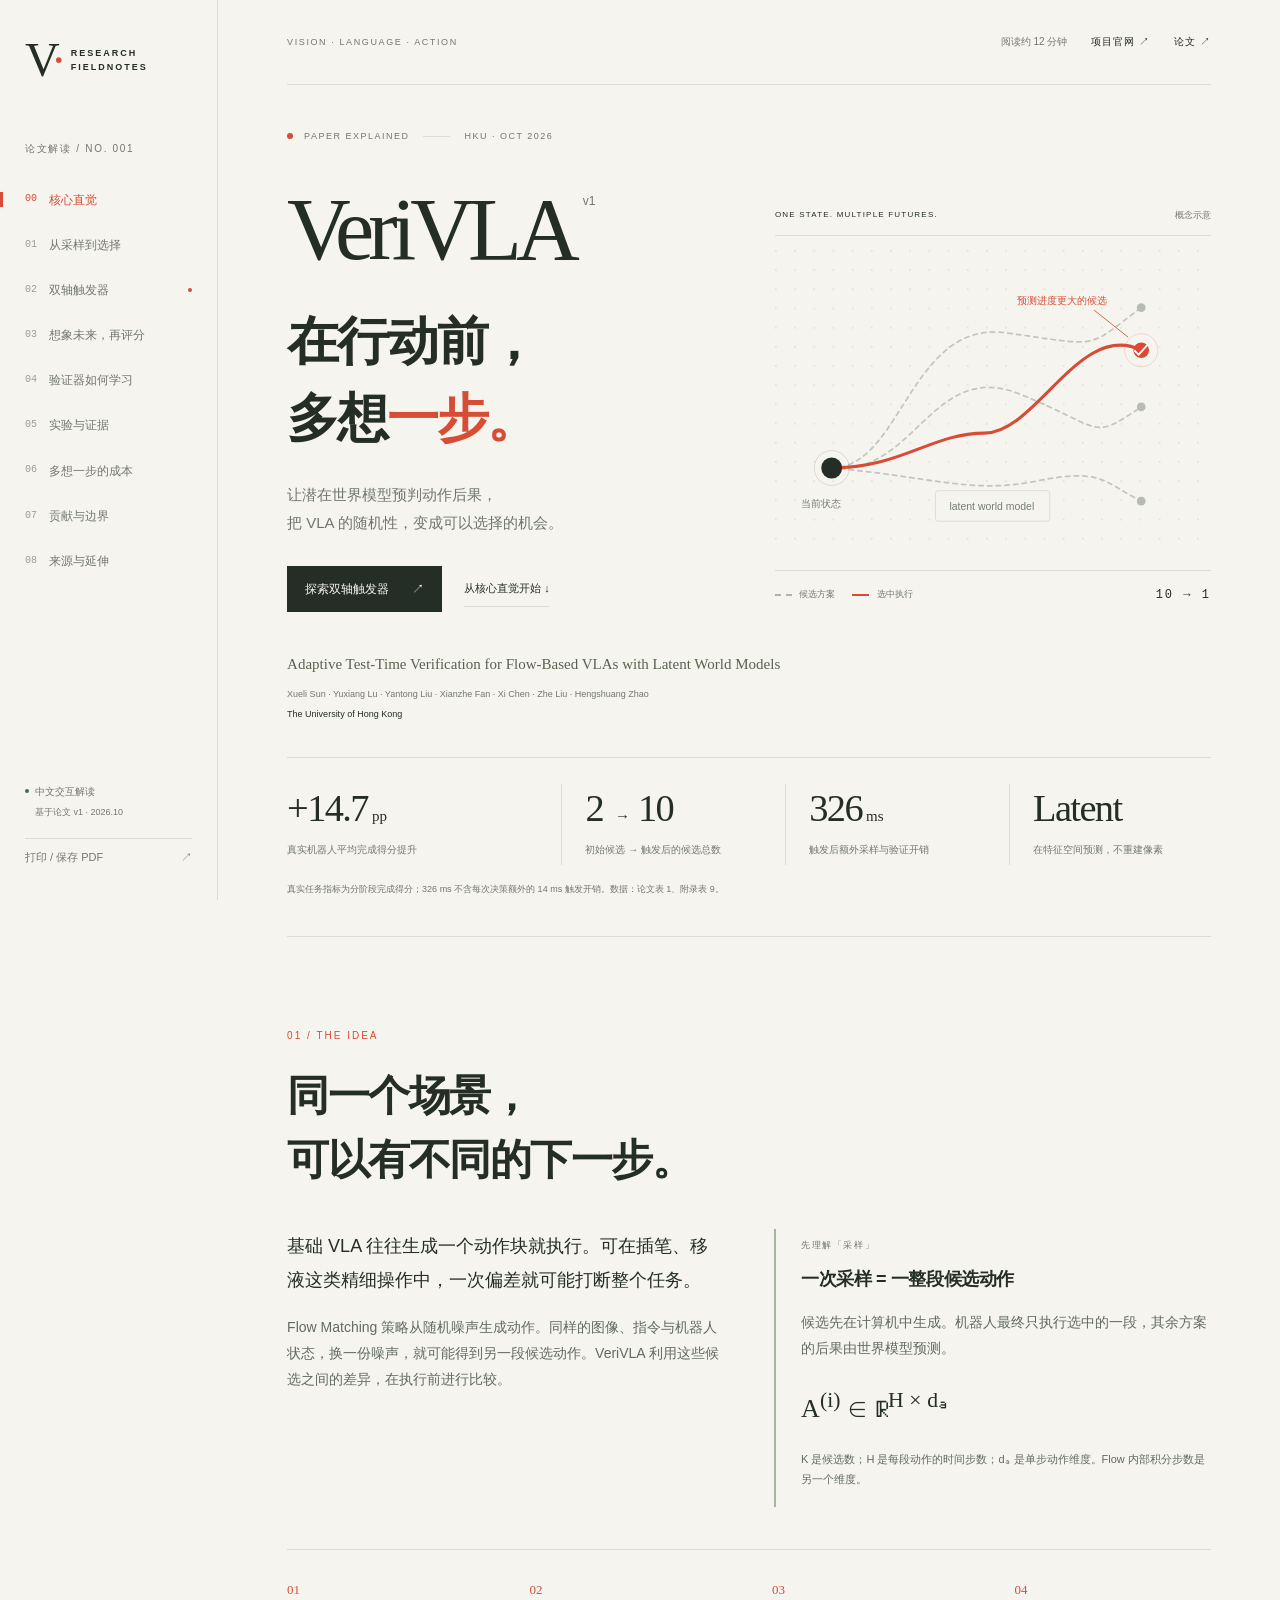
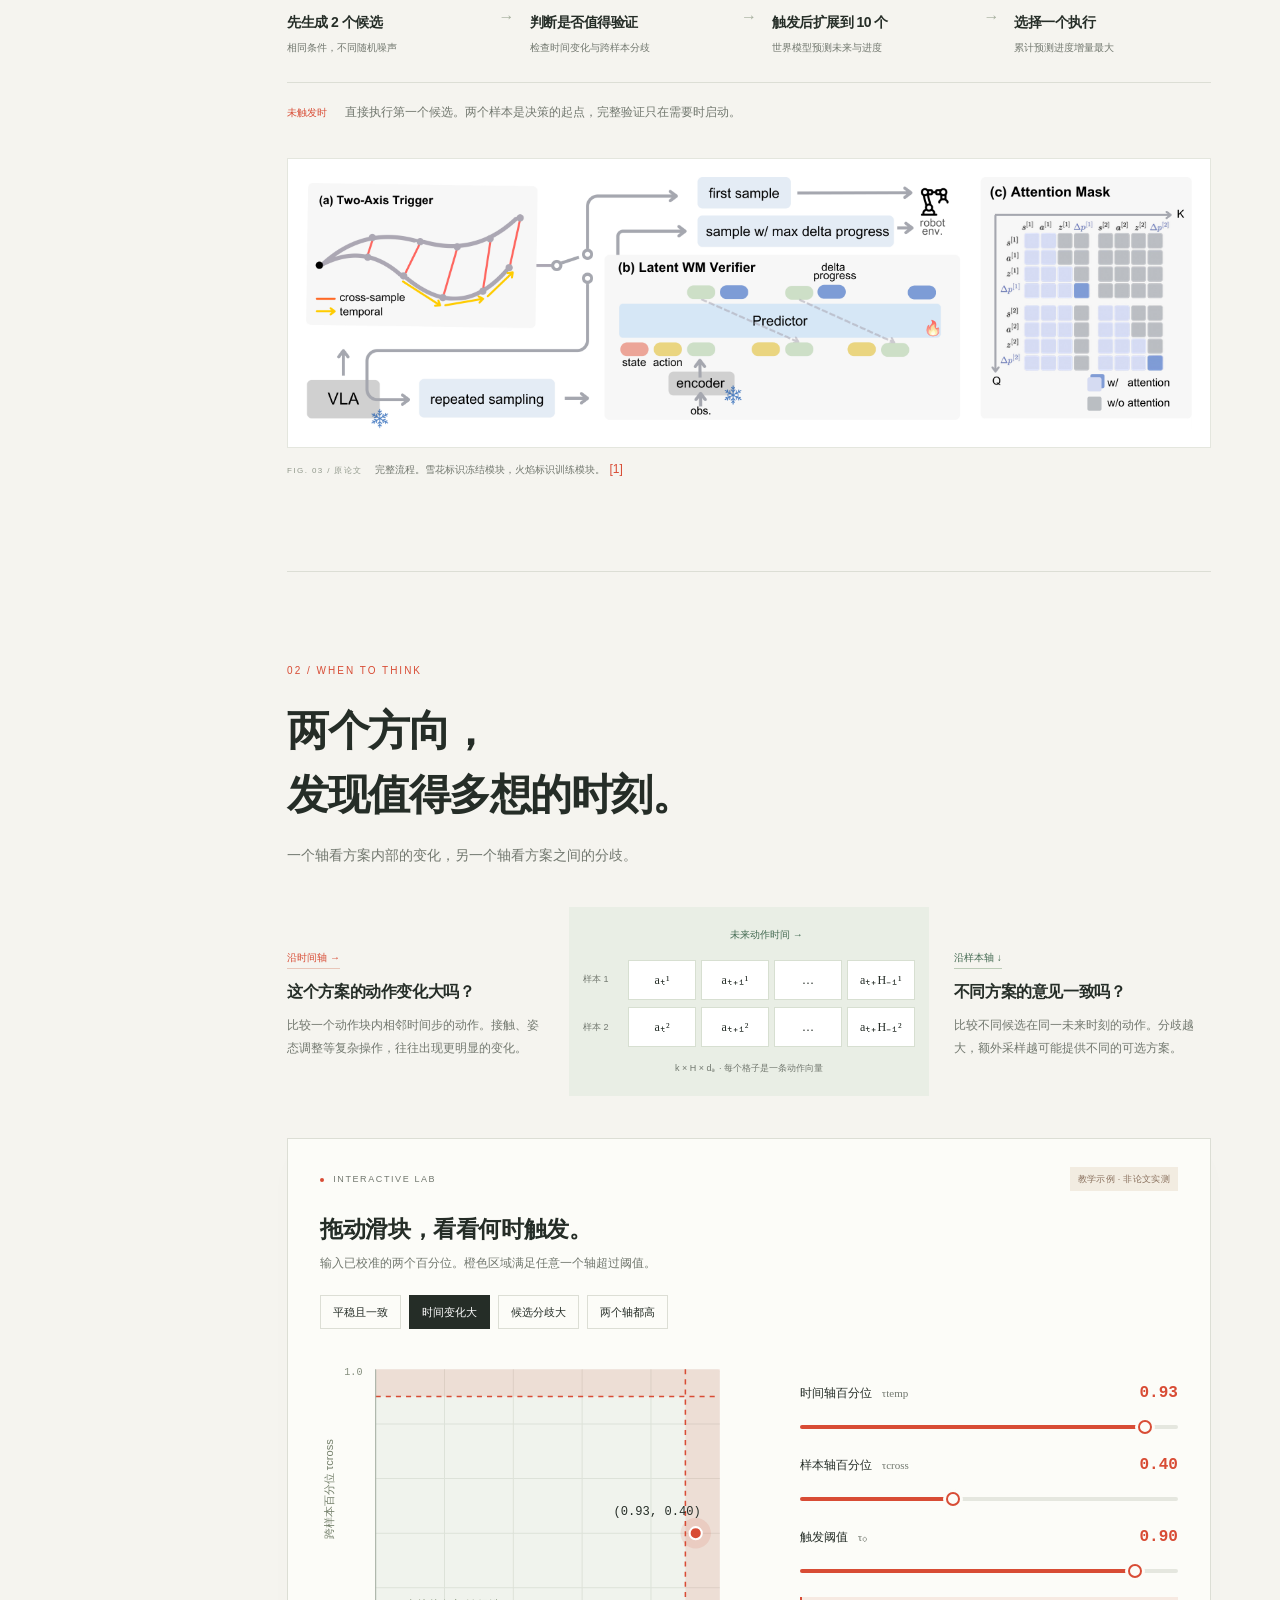
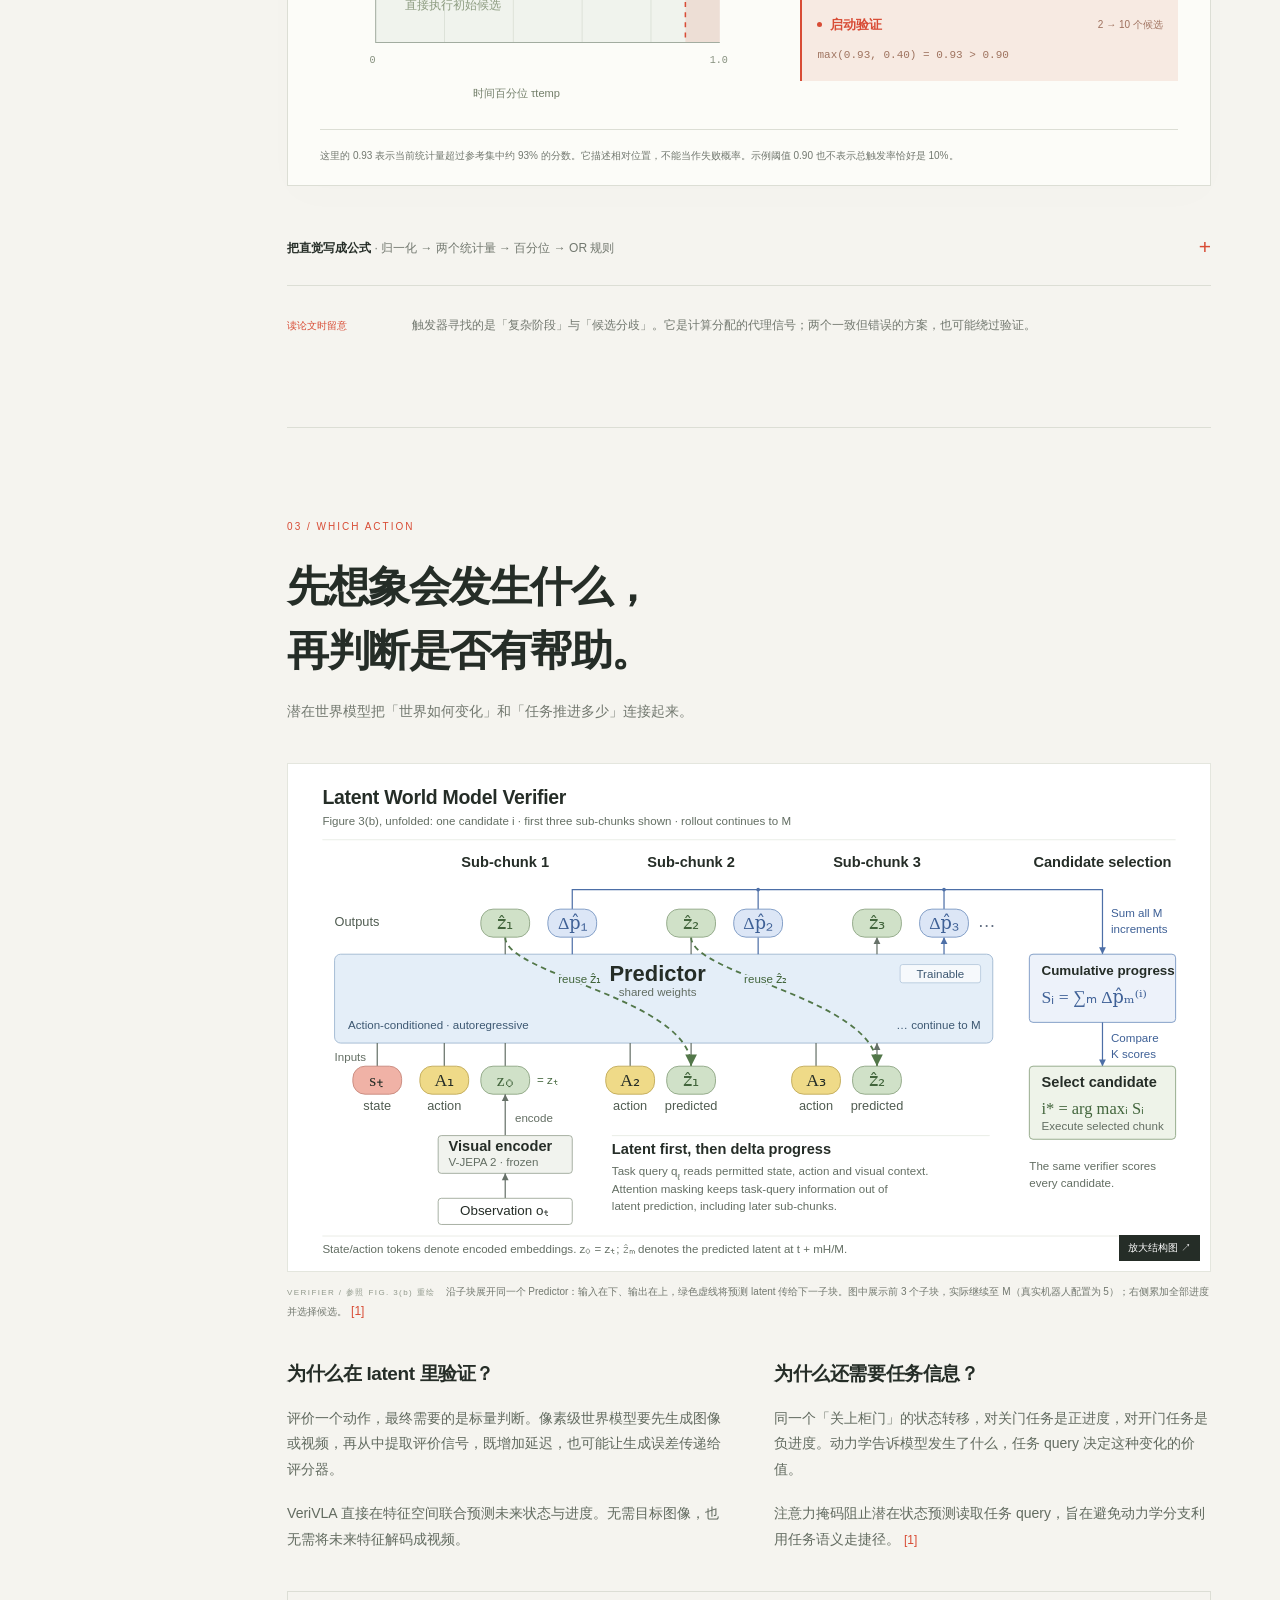
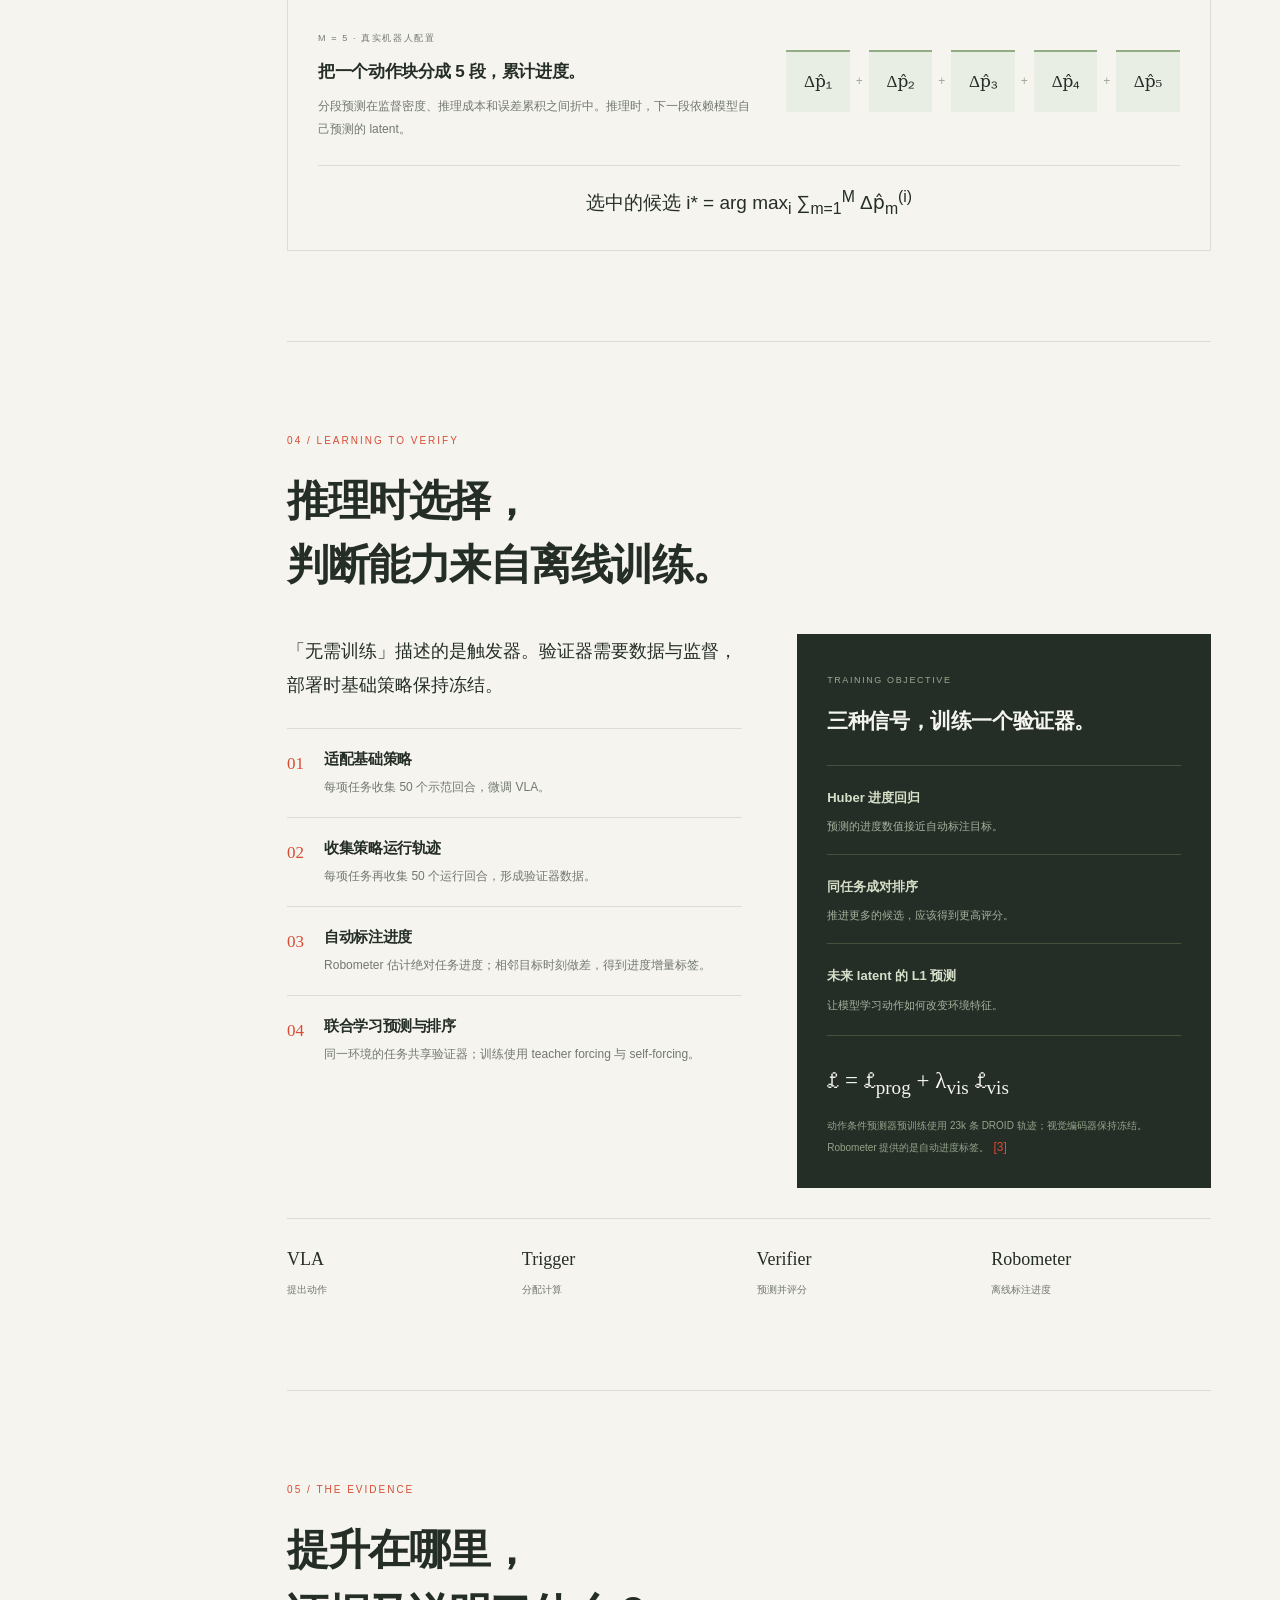
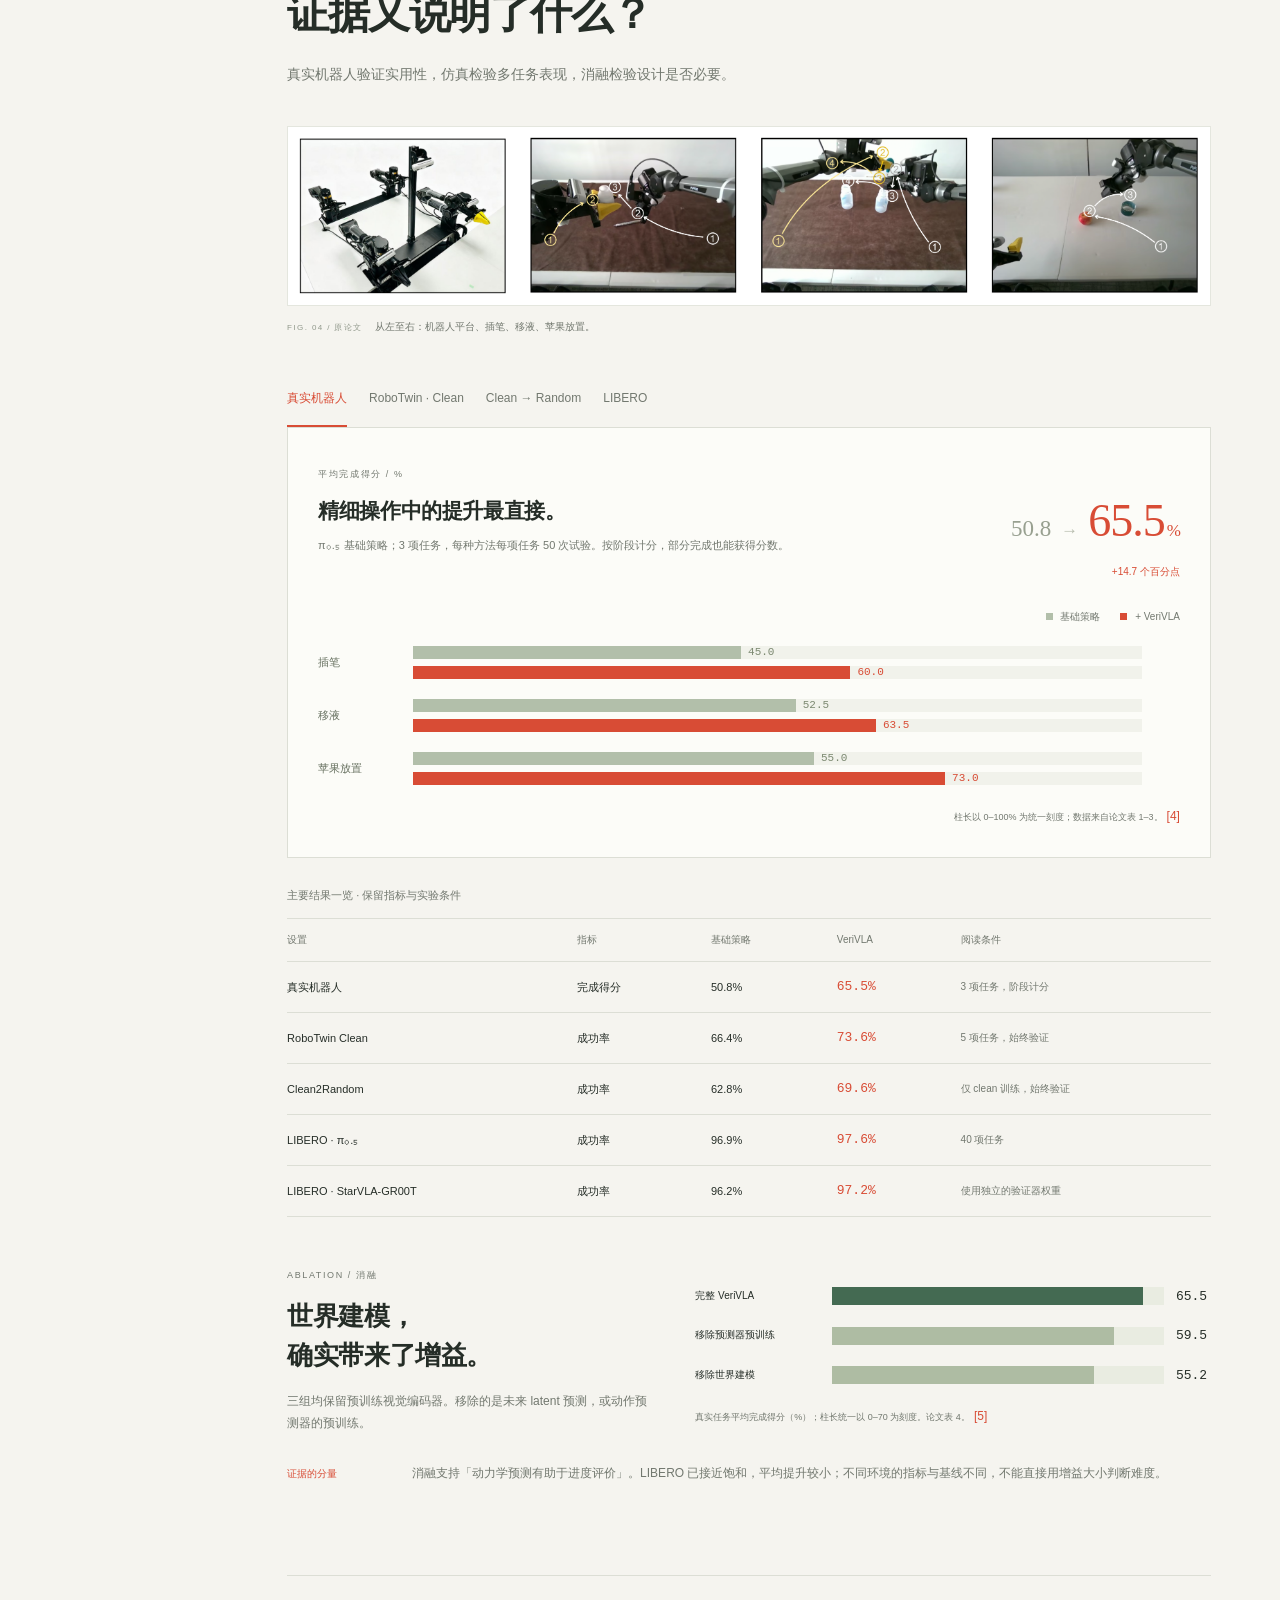
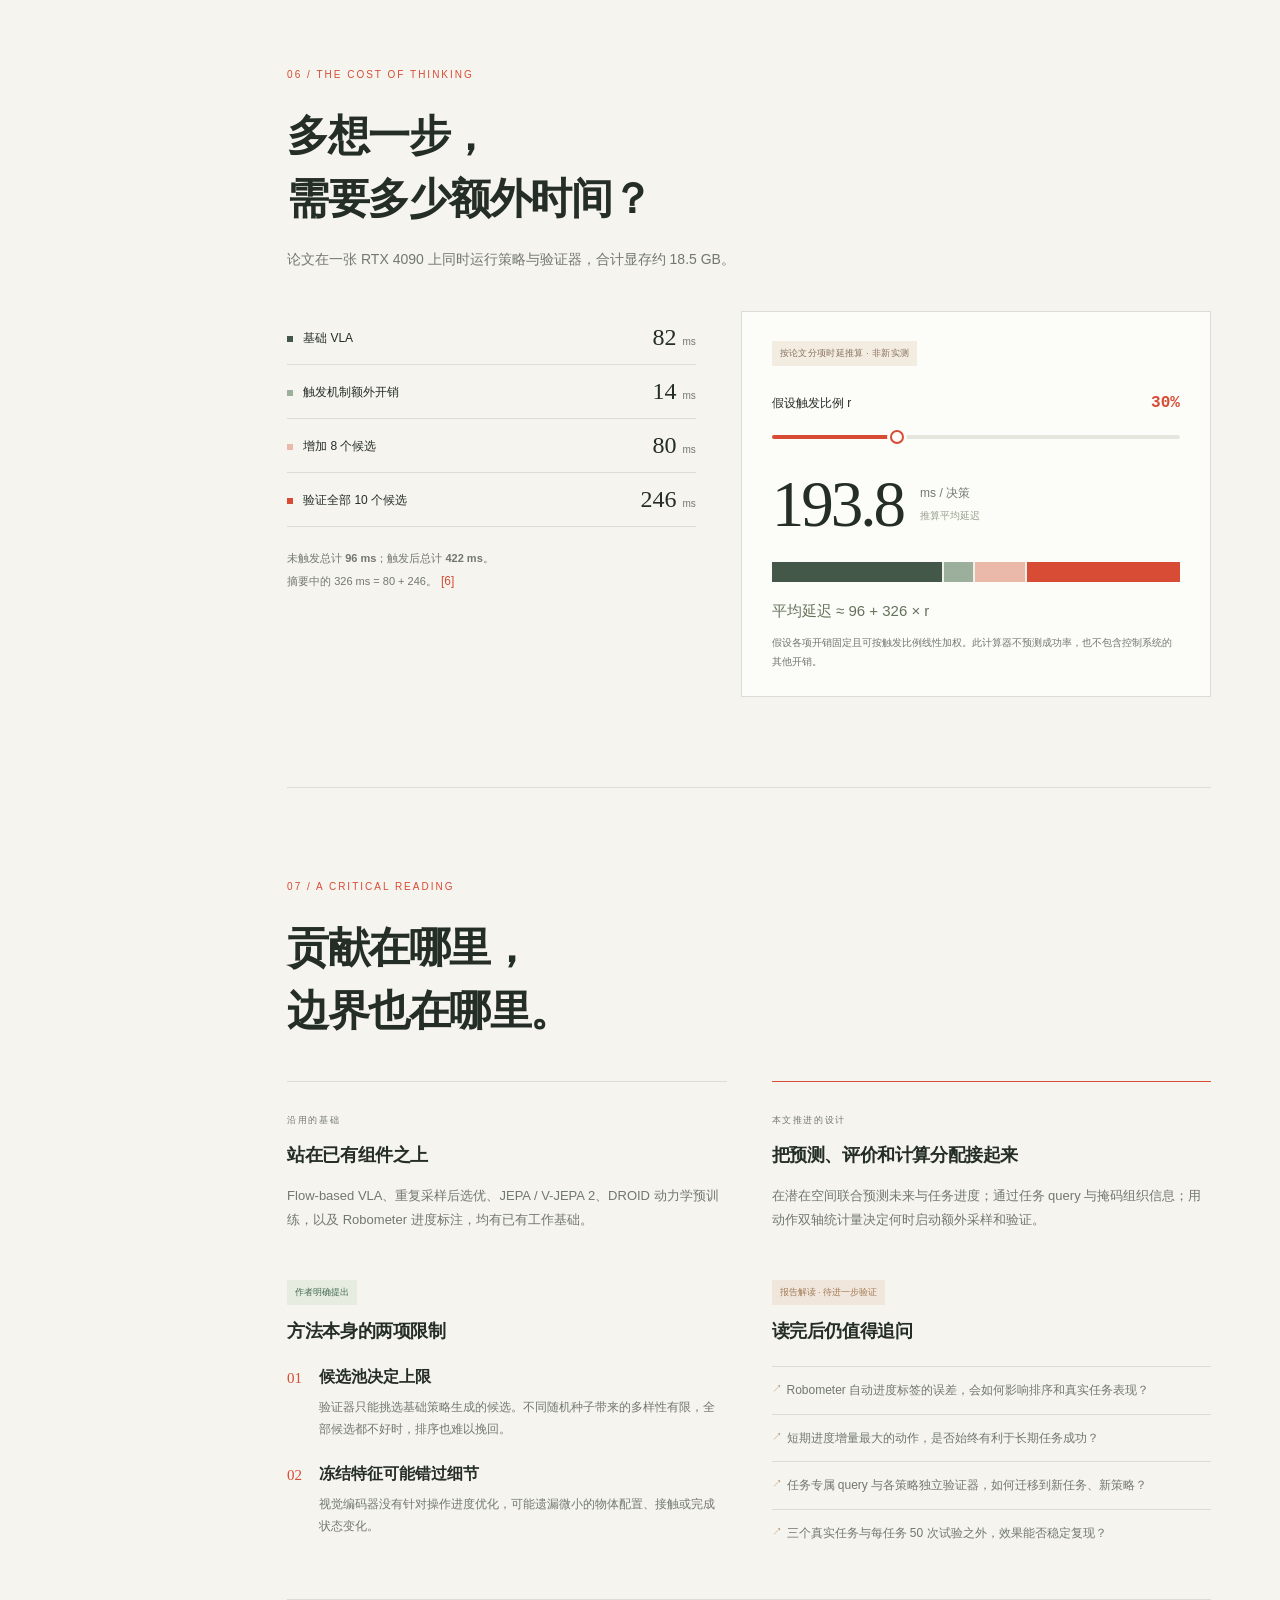
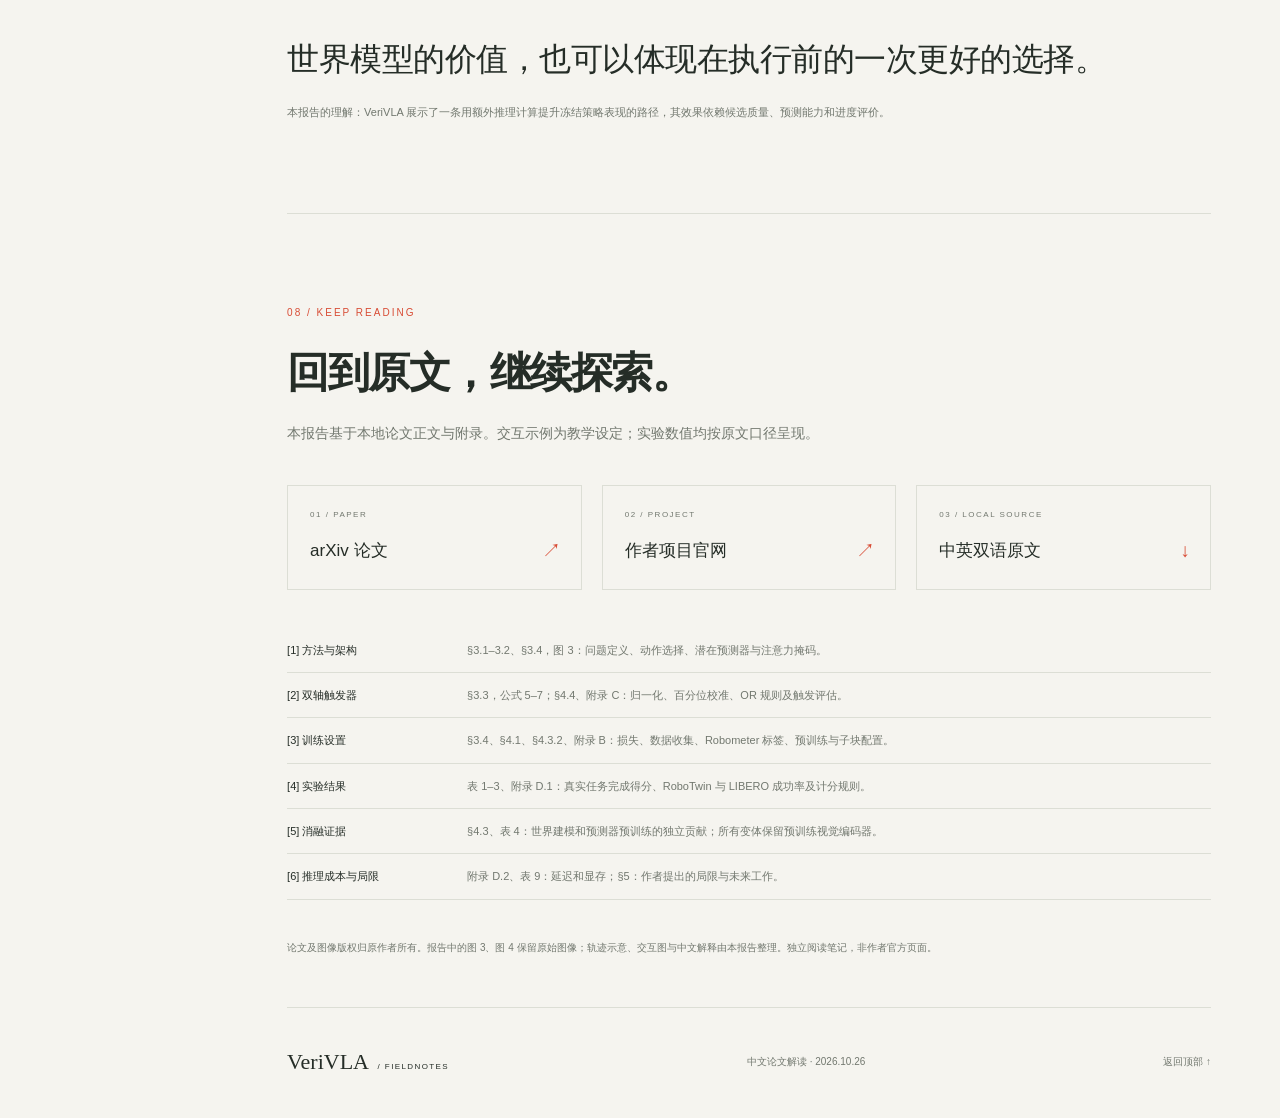
<file: VeriVLA/repo/index.html>
<!DOCTYPE html>
<html lang="zh-CN">
<head>
  <meta charset="UTF-8">
  <meta name="viewport" content="width=device-width, initial-scale=1">
  <meta name="theme-color" content="#f5f4ef">
  <meta name="description" content="VeriVLA 中文交互解读：从动作采样、双轴触发器到潜在世界模型验证，理解方法、实验和适用边界。">
  <title>VeriVLA · 在行动前，多想一步</title>
  <link rel="icon" href="assets/favicon.svg" type="image/svg+xml">
  <link rel="stylesheet" href="styles.css">
  <script src="app.js" defer></script>
</head>
<body>
  <a class="skip-link" href="#main">跳到报告正文</a>
  <div class="reading-progress" aria-hidden="true"><span id="reading-progress"></span></div>
  <aside class="sidebar" aria-label="报告目录">
    <a class="brand" href="#overview" aria-label="VeriVLA 报告首页"><span class="brand-mark">V<span>·</span></span><span>RESEARCH<br>FIELDNOTES</span></a>
    <div class="sidebar-label">论文解读 / NO. 001</div>
    <nav class="toc">
      <a href="#overview" class="active"><span>00</span> 核心直觉</a>
      <a href="#sampling"><span>01</span> 从采样到选择</a>
      <a href="#trigger"><span>02</span> 双轴触发器 <i></i></a>
      <a href="#verifier"><span>03</span> 想象未来，再评分</a>
      <a href="#training"><span>04</span> 验证器如何学习</a>
      <a href="#evidence"><span>05</span> 实验与证据</a>
      <a href="#latency"><span>06</span> 多想一步的成本</a>
      <a href="#perspective"><span>07</span> 贡献与边界</a>
      <a href="#sources"><span>08</span> 来源与延伸</a>
    </nav>
    <div class="sidebar-bottom"><div class="online-dot"></div>中文交互解读<span>基于论文 v1 · 2026.10</span><button class="text-button print-button" type="button">打印 / 保存 PDF <span>↗</span></button></div>
  </aside>

  <main id="main">
    <header class="topbar"><span>VISION · LANGUAGE · ACTION</span><div><span class="edition">阅读约 12 分钟</span><a href="https://shirley430316.github.io/projects/verivla/" target="_blank" rel="noopener noreferrer">项目官网 ↗</a><a href="https://arxiv.org/abs/2610.21985" target="_blank" rel="noopener noreferrer">论文 ↗</a></div></header>

    <section id="overview" class="hero section">
      <div class="eyebrow"><span class="small-dot"></span> PAPER EXPLAINED <span class="eyebrow-rule"></span> HKU · OCT 2026</div>
      <div class="hero-grid">
        <div class="hero-copy"><p class="paper-name">VeriVLA<span>v1</span></p><h1>在行动前，<br>多想<span class="accent">一步。</span></h1><p class="hero-description">让潜在世界模型预判动作后果，<br>把 VLA 的随机性，变成可以选择的机会。</p><div class="hero-actions"><a class="button primary" href="#trigger">探索双轴触发器 <span>↗</span></a><a class="quiet-link" href="#sampling">从核心直觉开始 ↓</a></div></div>
        <div class="hero-visual" aria-label="多个候选动作通向不同结果，验证器选择预测进度更大的方案。概念示意，非实测轨迹。">
          <div class="visual-caption"><span>ONE STATE. MULTIPLE FUTURES.</span><span class="live-label">概念示意</span></div>
          <svg class="trajectory-art" viewBox="0 0 500 350" role="img" aria-labelledby="trajectory-title"><title id="trajectory-title">从同一个当前状态出发，比较多个候选动作的预测结果</title><defs><pattern id="dot-grid" width="22" height="22" patternUnits="userSpaceOnUse"><circle cx="1" cy="1" r="1" fill="#dddcd5"/></pattern></defs><rect width="500" height="350" fill="url(#dot-grid)"/><path class="trajectory faded" d="M65 250 C145 250 155 80 265 95 S355 115 420 66"/><path class="trajectory faded" d="M65 250 C160 260 180 125 280 165 S360 220 420 180"/><path class="trajectory faded" d="M65 250 C180 260 225 280 300 265 S375 265 420 288"/><path class="trajectory selected" d="M65 250 C145 250 180 210 240 210 S350 80 420 115"/><circle cx="65" cy="250" r="12" fill="#262d28"/><circle cx="65" cy="250" r="20" fill="none" stroke="#262d28" stroke-opacity=".15"/><circle cx="420" cy="66" r="5" fill="#b6bbb6"/><circle cx="420" cy="180" r="5" fill="#b6bbb6"/><circle cx="420" cy="288" r="5" fill="#b6bbb6"/><circle cx="420" cy="115" r="9" fill="#d84c35"/><circle cx="420" cy="115" r="19" fill="none" stroke="#d84c35" stroke-opacity=".2"/><path d="m412 115 5 5 10-11" stroke="white" stroke-width="2" fill="none"/><text x="30" y="295" class="svg-label">当前状态</text><text x="278" y="62" class="svg-label accent-fill">预测进度更大的候选</text><path d="M366 69 405 100" stroke="#d84c35" fill="none"/><rect x="184" y="276" width="131" height="35" rx="3" fill="#f5f4ef" stroke="#d8dbd4"/><text x="200" y="298" class="svg-label">latent world model</text></svg>
          <div class="visual-footer"><span><i class="legend-line muted"></i> 候选方案</span><span><i class="legend-line coral"></i> 选中执行</span><span>10 → 1</span></div>
        </div>
      </div>
      <p class="full-title">Adaptive Test-Time Verification for Flow-Based VLAs with Latent World Models</p>
      <p class="authors">Xueli Sun · Yuxiang Lu · Yantong Liu · Xianzhe Fan · Xi Chen · Zhe Liu · Hengshuang Zhao <span>The University of Hong Kong</span></p>
      <div class="hero-metrics"><div><strong>+14.7<span>pp</span></strong><p>真实机器人平均完成得分提升</p></div><div><strong>2 <span>→</span> 10</strong><p>初始候选 → 触发后的候选总数</p></div><div><strong>326<span>ms</span></strong><p>触发后额外采样与验证开销</p></div><div><strong class="word-metric">Latent</strong><p>在特征空间预测，不重建像素</p></div></div>
      <p class="fine-print">真实任务指标为分阶段完成得分；326 ms 不含每次决策额外的 14 ms 触发开销。数据：论文表 1、附录表 9。</p>
    </section>

    <section id="sampling" class="section">
      <div class="section-heading"><span class="section-number">01 / THE IDEA</span><h2>同一个场景，<br>可以有不同的下一步。</h2></div>
      <div class="two-column prose-grid"><div><p class="lead">基础 VLA 往往生成一个动作块就执行。可在插笔、移液这类精细操作中，一次偏差就可能打断整个任务。</p><p>Flow Matching 策略从随机噪声生成动作。同样的图像、指令与机器人状态，换一份噪声，就可能得到另一段候选动作。VeriVLA 利用这些候选之间的差异，在执行前进行比较。</p></div><div class="definition"><span class="tiny-label">先理解「采样」</span><h3>一次采样 = 一整段候选动作</h3><p>候选先在计算机中生成。机器人最终只执行选中的一段，其余方案的后果由世界模型预测。</p><div class="formula compact">A<sup>(i)</sup> ∈ ℝ<sup>H × dₐ</sup></div><p class="fine-print">K 是候选数；H 是每段动作的时间步数；dₐ 是单步动作维度。Flow 内部积分步数是另一个维度。</p></div></div>
      <div class="flow-strip" aria-label="方法流程"><div><span>01</span><h3>先生成 2 个候选</h3><p>相同条件，不同随机噪声</p></div><b aria-hidden="true">→</b><div><span>02</span><h3>判断是否值得验证</h3><p>检查时间变化与跨样本分歧</p></div><b aria-hidden="true">→</b><div><span>03</span><h3>触发后扩展到 10 个</h3><p>世界模型预测未来与进度</p></div><b aria-hidden="true">→</b><div><span>04</span><h3>选择一个执行</h3><p>累计预测进度增量最大</p></div></div>
      <div class="margin-note"><span>未触发时</span><p>直接执行第一个候选。两个样本是决策的起点，完整验证只在需要时启动。</p></div>
      <figure class="paper-figure"><button class="figure-button" data-figure="assets/figures/method.png" data-caption="论文图 3 · VeriVLA 整体方法：双轴触发、潜在世界模型验证器与注意力掩码。" aria-label="放大论文整体方法图"><img src="assets/figures/method.png" alt="论文整体方法图：双轴触发器决定是否重复采样，JEPA 预测器生成潜在状态和进度增量，注意力掩码隔离任务信息。" loading="lazy"><span class="zoom-hint">放大原图 ↗</span></button><figcaption><span>FIG. 03 / 原论文</span> 完整流程。雪花标识冻结模块，火焰标识训练模块。<a href="#ref-method">[1]</a></figcaption></figure>
    </section>

    <section id="trigger" class="section trigger-section">
      <div class="section-heading"><span class="section-number">02 / WHEN TO THINK</span><h2>两个方向，<br>发现值得多想的时刻。</h2><p>一个轴看方案内部的变化，另一个轴看方案之间的分歧。</p></div>
      <div class="axis-explainer"><div class="axis-copy"><span class="axis-tag">沿时间轴 →</span><h3>这个方案的动作变化大吗？</h3><p>比较一个动作块内相邻时间步的动作。接触、姿态调整等复杂操作，往往出现更明显的变化。</p></div><div class="matrix" aria-label="两个样本、四个未来动作时间步的示意"><div class="matrix-top">未来动作时间 →</div><div class="matrix-row"><span>样本 1</span><b>aₜ¹</b><b>aₜ₊₁¹</b><b>…</b><b>aₜ₊H₋₁¹</b></div><div class="matrix-row"><span>样本 2</span><b>aₜ²</b><b>aₜ₊₁²</b><b>…</b><b>aₜ₊H₋₁²</b></div><div class="matrix-bottom">k × H × dₐ · 每个格子是一条动作向量</div></div><div class="axis-copy"><span class="axis-tag green">沿样本轴 ↓</span><h3>不同方案的意见一致吗？</h3><p>比较不同候选在同一未来时刻的动作。分歧越大，额外采样越可能提供不同的可选方案。</p></div></div>

      <div class="interactive-lab">
        <div class="lab-header"><span class="tiny-label"><i class="small-dot"></i> INTERACTIVE LAB</span><span class="demo-badge">教学示例 · 非论文实测</span></div>
        <div class="lab-title"><h3>拖动滑块，看看何时触发。</h3><p>输入已校准的两个百分位。橙色区域满足任意一个轴超过阈值。</p></div>
        <div class="presets" aria-label="触发场景预设"><button type="button" data-preset="calm">平稳且一致</button><button type="button" data-preset="temporal" class="selected" aria-pressed="true">时间变化大</button><button type="button" data-preset="cross">候选分歧大</button><button type="button" data-preset="both">两个轴都高</button></div>
        <div class="lab-grid"><div class="trigger-plot"><svg id="trigger-svg" viewBox="0 0 440 355" role="img" aria-labelledby="trigger-plot-title"><title id="trigger-plot-title">双轴触发规则：横轴为时间百分位，纵轴为跨样本百分位；任意一项超过阈值即触发。</title><rect x="55" y="20" width="340" height="270" rx="2" fill="#f0f3ed"/><g stroke="#dde2d9" stroke-width="1"><path d="M55 74H395M55 128H395M55 182H395M55 236H395M123 20V290M191 20V290M259 20V290M327 20V290"/></g><path id="trigger-region" fill="#d84c35" fill-opacity=".13" d="M55 20H395V290H361V47H55Z"/><path id="threshold-lines" d="M55 47H395M361 20V290" stroke="#d84c35" stroke-width="1.5" stroke-dasharray="5 5"/><path d="M55 20V290H395" fill="none" stroke="#a2aca0"/><text x="49" y="310" class="chart-tick">0</text><text x="385" y="310" class="chart-tick">1.0</text><text x="24" y="26" class="chart-tick">1.0</text><text x="13" y="188" transform="rotate(-90 13 188)" class="chart-axis">跨样本百分位 τcross</text><text x="151" y="344" class="chart-axis">时间百分位 τtemp</text><text x="84" y="257" class="plot-region-label">直接执行初始候选</text><circle id="trigger-point-halo" cx="371.2" cy="182" r="15" fill="#d84c35" fill-opacity=".12"/><circle id="trigger-point" cx="371.2" cy="182" r="6" fill="#d84c35" stroke="white" stroke-width="2"/><text id="trigger-point-label" x="284" y="164" class="point-label">(0.93, 0.40)</text></svg></div>
          <div class="lab-controls"><label class="range-label" for="temporal-range"><span>时间轴百分位 <small>τtemp</small></span><output id="temporal-value" for="temporal-range">0.93</output></label><input id="temporal-range" type="range" min="0" max="100" value="93" step="1"><label class="range-label" for="cross-range"><span>样本轴百分位 <small>τcross</small></span><output id="cross-value" for="cross-range">0.40</output></label><input id="cross-range" type="range" min="0" max="100" value="40" step="1"><label class="range-label" for="threshold-range"><span>触发阈值 <small>τ₀</small></span><output id="threshold-value" for="threshold-range">0.90</output></label><input id="threshold-range" type="range" min="0" max="100" value="90" step="1"><div class="trigger-decision" id="trigger-decision" role="status" aria-live="polite"><div><span class="decision-dot"></span><strong id="decision-title">启动验证</strong><span id="decision-budget">2 → 10 个候选</span></div><p id="decision-detail">max(0.93, 0.40) = 0.93 &gt; 0.90</p></div></div></div>
        <p class="lab-footnote">这里的 0.93 表示当前统计量超过参考集中约 93% 的分数。它描述相对位置，不能当作失败概率。示例阈值 0.90 也不表示总触发率恰好是 10%。</p>
      </div>

      <details class="technical-details"><summary><span><b>把直觉写成公式</b> · 归一化 → 两个统计量 → 百分位 → OR 规则</span><span class="details-plus">+</span></summary><div class="details-body"><p>每个候选先除以自身平均动作幅度 m⁽ⁱ⁾，减弱快速、大幅度运动带来的偏置。论文没有给出 m 的更细实现定义。</p><div class="formula">ã<sup>(i)</sup><sub>t+j</sub> = a<sup>(i)</sup><sub>t+j</sub> / m<sup>(i)</sup></div><div class="equation-row"><span>时间轴</span><div class="formula">T<sub>temp</sub> = <span class="fraction"><span>1</span><span>k(H − 1)</span></span> ∑<sub>i=1</sub><sup>k</sup> ∑<sub>j=1</sub><sup>H−1</sup> ‖ã<sup>(i)</sup><sub>t+j</sub> − ã<sup>(i)</sup><sub>t+j−1</sub>‖²</div></div><div class="equation-row"><span>样本轴</span><div class="formula">T<sub>cross</sub> = <span class="fraction"><span>1</span><span>kH</span></span> ∑<sub>i=1</sub><sup>k</sup> ∑<sub>j=0</sub><sup>H−1</sup> ‖ã<sup>(i)</sup><sub>t+j</sub> − ā̃<sub>t+j</sub>‖²</div></div><p>ā̃ 表示同一时刻在候选之间取均值。k = 2 时，跨样本统计量等于两个候选对应动作平方差的时间平均，再除以 4。</p><p>部署前用少量基础策略运行回合，建立两个经验参考分布 F。部署时分别转换成百分位：</p><div class="formula">τ = max{F<sub>temp</sub>(T<sub>temp</sub>), F<sub>cross</sub>(T<sub>cross</sub>)} &gt; τ₀</div><p class="fine-print">严格大于阈值才触发。触发器无需训练网络参数，但仍需要环境校准。时间轴是未来动作块的时间，不是 Flow 的积分时间。<a href="#ref-trigger">[2]</a></p></div></details>
      <div class="insight"><span>读论文时留意</span><p>触发器寻找的是「复杂阶段」与「候选分歧」。它是计算分配的代理信号；两个一致但错误的方案，也可能绕过验证。</p></div>
    </section>

    <section id="verifier" class="section">
      <div class="section-heading"><span class="section-number">03 / WHICH ACTION</span><h2>先想象会发生什么，<br>再判断是否有帮助。</h2><p>潜在世界模型把「世界如何变化」和「任务推进多少」连接起来。</p></div>
      <figure class="paper-figure verifier-figure" id="verifier-architecture">
        <button class="figure-button" data-figure="assets/figures/verifier-architecture.svg" data-caption="参照论文 Fig. 3(b) 重绘。下方是状态、动作和视觉 latent 输入，中间为同一个共享 Predictor，上方输出未来 latent 与进度增量；绿色虚线将预测 latent 传给下一子块。图中展开同一候选的前 3 个子块，实际继续至 M；累加全部 M 个进度增量，再比较 K 个候选并择优执行。" aria-label="放大参照 Fig. 3(b) 重绘的 Verifier 结构图">
          <img src="assets/figures/verifier-architecture.svg" width="1480" height="800" alt="参照 Fig. 3(b) 的自回归展开图：冻结的 V-JEPA 2 编码器将当前观测编码为 z0；共享 Predictor 接收状态和动作嵌入，从 A1、z0 预测 z1 和进度增量，再将预测 z1 与 A2 用于下一子块。绿色虚线标出预测 latent 的回传。对每个候选累加 M 个进度增量，选最大分数的动作块。任务 query 参与进度估计，注意力掩码阻止其信息进入各子块的 latent 预测。" loading="lazy">
          <span class="zoom-hint">放大结构图 ↗</span>
        </button>
        <figcaption><span>VERIFIER / 参照 FIG. 3(b) 重绘</span>沿子块展开同一个 Predictor：输入在下、输出在上，绿色虚线将预测 latent 传给下一子块。图中展示前 3 个子块，实际继续至 M（真实机器人配置为 5）；右侧累加全部进度并选择候选。<a href="#ref-method">[1]</a></figcaption>
      </figure>
      <div class="two-column prose-grid"><div><h3>为什么在 latent 里验证？</h3><p>评价一个动作，最终需要的是标量判断。像素级世界模型要先生成图像或视频，再从中提取评价信号，既增加延迟，也可能让生成误差传递给评分器。</p><p>VeriVLA 直接在特征空间联合预测未来状态与进度。无需目标图像，也无需将未来特征解码成视频。</p></div><div><h3>为什么还需要任务信息？</h3><p>同一个「关上柜门」的状态转移，对关门任务是正进度，对开门任务是负进度。动力学告诉模型发生了什么，任务 query 决定这种变化的价值。</p><p>注意力掩码阻止潜在状态预测读取任务 query，旨在避免动力学分支利用任务语义走捷径。<a href="#ref-method">[1]</a></p></div></div>
      <div class="subchunk-panel"><div><span class="tiny-label">M = 5 · 真实机器人配置</span><h3>把一个动作块分成 5 段，累计进度。</h3><p>分段预测在监督密度、推理成本和误差累积之间折中。推理时，下一段依赖模型自己预测的 latent。</p></div><div class="subchunks" aria-label="五个子块的进度相加"><span>Δp̂₁</span><b>+</b><span>Δp̂₂</span><b>+</b><span>Δp̂₃</span><b>+</b><span>Δp̂₄</span><b>+</b><span>Δp̂₅</span></div><div class="selection-formula">选中的候选 i* = arg max<sub>i</sub> ∑<sub>m=1</sub><sup>M</sup> Δp̂<sub>m</sub><sup>(i)</sup></div></div>
    </section>

    <section id="training" class="section">
      <div class="section-heading"><span class="section-number">04 / LEARNING TO VERIFY</span><h2>推理时选择，<br>判断能力来自离线训练。</h2></div>
      <div class="training-layout"><div><p class="lead">「无需训练」描述的是触发器。验证器需要数据与监督，部署时基础策略保持冻结。</p><ol class="training-steps"><li><span>01</span><div><h3>适配基础策略</h3><p>每项任务收集 50 个示范回合，微调 VLA。</p></div></li><li><span>02</span><div><h3>收集策略运行轨迹</h3><p>每项任务再收集 50 个运行回合，形成验证器数据。</p></div></li><li><span>03</span><div><h3>自动标注进度</h3><p>Robometer 估计绝对任务进度；相邻目标时刻做差，得到进度增量标签。</p></div></li><li><span>04</span><div><h3>联合学习预测与排序</h3><p>同一环境的任务共享验证器；训练使用 teacher forcing 与 self-forcing。</p></div></li></ol></div><div class="loss-panel"><span class="tiny-label">TRAINING OBJECTIVE</span><h3>三种信号，训练一个验证器。</h3><div><b>Huber 进度回归</b><p>预测的进度数值接近自动标注目标。</p></div><div><b>同任务成对排序</b><p>推进更多的候选，应该得到更高评分。</p></div><div><b>未来 latent 的 L1 预测</b><p>让模型学习动作如何改变环境特征。</p></div><p class="loss-equation">ℒ = ℒ<sub>prog</sub> + λ<sub>vis</sub> ℒ<sub>vis</sub></p><p class="fine-print">动作条件预测器预训练使用 23k 条 DROID 轨迹；视觉编码器保持冻结。Robometer 提供的是自动进度标签。<a href="#ref-training">[3]</a></p></div></div>
      <div class="role-strip"><span><b>VLA</b> 提出动作</span><span><b>Trigger</b> 分配计算</span><span><b>Verifier</b> 预测并评分</span><span><b>Robometer</b> 离线标注进度</span></div>
    </section>

    <section id="evidence" class="section">
      <div class="section-heading"><span class="section-number">05 / THE EVIDENCE</span><h2>提升在哪里，<br>证据又说明了什么？</h2><p>真实机器人验证实用性，仿真检验多任务表现，消融检验设计是否必要。</p></div>
      <figure class="paper-figure real-figure"><button class="figure-button" data-figure="assets/figures/real_world.png" data-caption="论文图 4 · AgileX PiperX 双臂平台及插笔、移液、苹果放置三项任务。" aria-label="放大真实机器人实验图"><img src="assets/figures/real_world.png" alt="AgileX PiperX 双臂机器人及插笔、移液、苹果放置三项真实任务" loading="lazy"><span class="zoom-hint">放大原图 ↗</span></button><figcaption><span>FIG. 04 / 原论文</span> 从左至右：机器人平台、插笔、移液、苹果放置。</figcaption></figure>
      <div class="results-tabs" role="tablist" aria-label="实验环境"><button id="tab-real" role="tab" aria-selected="true" aria-controls="results-panel" data-benchmark="real">真实机器人</button><button id="tab-clean" role="tab" aria-selected="false" tabindex="-1" aria-controls="results-panel" data-benchmark="clean">RoboTwin · Clean</button><button id="tab-random" role="tab" aria-selected="false" tabindex="-1" aria-controls="results-panel" data-benchmark="random">Clean → Random</button><button id="tab-libero" role="tab" aria-selected="false" tabindex="-1" aria-controls="results-panel" data-benchmark="libero">LIBERO</button></div>
      <div id="results-panel" class="results-panel" role="tabpanel" aria-labelledby="tab-real"><div class="results-top"><div><span id="results-metric" class="tiny-label">平均完成得分 / %</span><h3 id="results-title">精细操作中的提升最直接。</h3><p id="results-note">π₀.₅ 基础策略；3 项任务，每种方法每项任务 50 次试验。按阶段计分，部分完成也能获得分数。</p></div><div class="result-total"><span id="result-baseline">50.8</span><span class="result-arrow">→</span><strong id="result-ours">65.5<span>%</span></strong><small id="result-gain">+14.7 个百分点</small></div></div><div class="chart-legend"><span><i class="baseline-dot"></i> 基础策略</span><span><i class="ours-dot"></i> + VeriVLA</span></div><div id="result-bars" class="result-bars" aria-label="各任务表现对比"></div><p class="chart-scale">柱长以 0–100% 为统一刻度；数据来自论文表 1–3。<a href="#ref-results">[4]</a></p></div>
      <noscript><p>实验汇总：真实任务完成得分 50.8→65.5；RoboTwin Clean 成功率 66.4→73.6；Clean2Random 62.8→69.6；LIBERO（π₀.₅）96.9→97.6。交互图表需要 JavaScript。</p></noscript>
      <div class="table-scroll"><table class="summary-table"><caption>主要结果一览 · 保留指标与实验条件</caption><thead><tr><th>设置</th><th>指标</th><th>基础策略</th><th>VeriVLA</th><th>阅读条件</th></tr></thead><tbody><tr><td>真实机器人</td><td>完成得分</td><td>50.8%</td><td>65.5%</td><td>3 项任务，阶段计分</td></tr><tr><td>RoboTwin Clean</td><td>成功率</td><td>66.4%</td><td>73.6%</td><td>5 项任务，始终验证</td></tr><tr><td>Clean2Random</td><td>成功率</td><td>62.8%</td><td>69.6%</td><td>仅 clean 训练，始终验证</td></tr><tr><td>LIBERO · π₀.₅</td><td>成功率</td><td>96.9%</td><td>97.6%</td><td>40 项任务</td></tr><tr><td>LIBERO · StarVLA-GR00T</td><td>成功率</td><td>96.2%</td><td>97.2%</td><td>使用独立的验证器权重</td></tr></tbody></table></div>
      <div class="ablation"><div><span class="tiny-label">ABLATION / 消融</span><h3>世界建模，<br>确实带来了增益。</h3><p>三组均保留预训练视觉编码器。移除的是未来 latent 预测，或动作预测器的预训练。</p></div><div class="ablation-rows"><div><span>完整 VeriVLA</span><div><i style="width:93.57%"></i></div><strong>65.5</strong></div><div><span>移除预测器预训练</span><div><i style="width:85%"></i></div><strong>59.5</strong></div><div><span>移除世界建模</span><div><i style="width:78.86%"></i></div><strong>55.2</strong></div><p class="fine-print">真实任务平均完成得分（%）；柱长统一以 0–70 为刻度。论文表 4。<a href="#ref-ablation">[5]</a></p></div></div>
      <div class="insight"><span>证据的分量</span><p>消融支持「动力学预测有助于进度评价」。LIBERO 已接近饱和，平均提升较小；不同环境的指标与基线不同，不能直接用增益大小判断难度。</p></div>
    </section>

    <section id="latency" class="section">
      <div class="section-heading"><span class="section-number">06 / THE COST OF THINKING</span><h2>多想一步，<br>需要多少额外时间？</h2><p>论文在一张 RTX 4090 上同时运行策略与验证器，合计显存约 18.5 GB。</p></div>
      <div class="latency-layout"><div class="latency-list"><div><span><i style="background:#435849"></i>基础 VLA</span><strong>82 <small>ms</small></strong></div><div><span><i style="background:#9caf9d"></i>触发机制额外开销</span><strong>14 <small>ms</small></strong></div><div><span><i style="background:#eab9aa"></i>增加 8 个候选</span><strong>80 <small>ms</small></strong></div><div><span><i style="background:#d84c35"></i>验证全部 10 个候选</span><strong>246 <small>ms</small></strong></div><p>未触发总计 <b>96 ms</b>；触发后总计 <b>422 ms</b>。<br>摘要中的 326 ms = 80 + 246。<a href="#ref-cost">[6]</a></p></div><div class="latency-calculator"><span class="demo-badge">按论文分项时延推算 · 非新实测</span><label class="range-label" for="rate-range"><span>假设触发比例 r</span><output id="rate-value" for="rate-range">30%</output></label><input id="rate-range" type="range" min="0" max="100" value="30" step="1"><div class="latency-total"><strong id="latency-value">193.8</strong><span>ms / 决策<br><small>推算平均延迟</small></span></div><div class="latency-stack" aria-hidden="true"><span id="latency-base"></span><span id="latency-trigger"></span><span id="latency-sample"></span><span id="latency-verify"></span></div><p class="calculator-formula">平均延迟 ≈ 96 + 326 × r</p><p class="fine-print">假设各项开销固定且可按触发比例线性加权。此计算器不预测成功率，也不包含控制系统的其他开销。</p></div></div>
    </section>

    <section id="perspective" class="section">
      <div class="section-heading"><span class="section-number">07 / A CRITICAL READING</span><h2>贡献在哪里，<br>边界也在哪里。</h2></div>
      <div class="contribution-grid"><div><span class="tiny-label">沿用的基础</span><h3>站在已有组件之上</h3><p>Flow-based VLA、重复采样后选优、JEPA / V-JEPA 2、DROID 动力学预训练，以及 Robometer 进度标注，均有已有工作基础。</p></div><div><span class="tiny-label accent">本文推进的设计</span><h3>把预测、评价和计算分配接起来</h3><p>在潜在空间联合预测未来与任务进度；通过任务 query 与掩码组织信息；用动作双轴统计量决定何时启动额外采样和验证。</p></div></div>
      <div class="limits-columns"><div><span class="source-tag">作者明确提出</span><h3>方法本身的两项限制</h3><article><span>01</span><div><h4>候选池决定上限</h4><p>验证器只能挑选基础策略生成的候选。不同随机种子带来的多样性有限，全部候选都不好时，排序也难以挽回。</p></div></article><article><span>02</span><div><h4>冻结特征可能错过细节</h4><p>视觉编码器没有针对操作进度优化，可能遗漏微小的物体配置、接触或完成状态变化。</p></div></article></div><div><span class="source-tag interpretation">报告解读 · 待进一步验证</span><h3>读完后仍值得追问</h3><ul class="critical-list"><li>Robometer 自动进度标签的误差，会如何影响排序和真实任务表现？</li><li>短期进度增量最大的动作，是否始终有利于长期任务成功？</li><li>任务专属 query 与各策略独立验证器，如何迁移到新任务、新策略？</li><li>三个真实任务与每任务 50 次试验之外，效果能否稳定复现？</li></ul></div></div>
      <blockquote>世界模型的价值，也可以体现在执行前的一次更好的选择。<cite>本报告的理解：VeriVLA 展示了一条用额外推理计算提升冻结策略表现的路径，其效果依赖候选质量、预测能力和进度评价。</cite></blockquote>
    </section>

    <section id="sources" class="section sources-section">
      <div class="section-heading"><span class="section-number">08 / KEEP READING</span><h2>回到原文，继续探索。</h2><p>本报告基于本地论文正文与附录。交互示例为教学设定；实验数值均按原文口径呈现。</p></div>
      <div class="source-links"><a href="https://arxiv.org/abs/2610.21985" target="_blank" rel="noopener noreferrer"><span>01 / PAPER</span><strong>arXiv 论文</strong><i>↗</i></a><a href="https://shirley430316.github.io/projects/verivla/" target="_blank" rel="noopener noreferrer"><span>02 / PROJECT</span><strong>作者项目官网</strong><i>↗</i></a><a href="sources/VeriVLA.md" download><span>03 / LOCAL SOURCE</span><strong>中英双语原文</strong><i>↓</i></a></div>
      <ol class="references"><li id="ref-method"><b>[1] 方法与架构</b><span>§3.1–3.2、§3.4，图 3：问题定义、动作选择、潜在预测器与注意力掩码。</span></li><li id="ref-trigger"><b>[2] 双轴触发器</b><span>§3.3，公式 5–7；§4.4、附录 C：归一化、百分位校准、OR 规则及触发评估。</span></li><li id="ref-training"><b>[3] 训练设置</b><span>§3.4、§4.1、§4.3.2、附录 B：损失、数据收集、Robometer 标签、预训练与子块配置。</span></li><li id="ref-results"><b>[4] 实验结果</b><span>表 1–3、附录 D.1：真实任务完成得分、RoboTwin 与 LIBERO 成功率及计分规则。</span></li><li id="ref-ablation"><b>[5] 消融证据</b><span>§4.3、表 4：世界建模和预测器预训练的独立贡献；所有变体保留预训练视觉编码器。</span></li><li id="ref-cost"><b>[6] 推理成本与局限</b><span>附录 D.2、表 9：延迟和显存；§5：作者提出的局限与未来工作。</span></li></ol>
      <p class="attribution">论文及图像版权归原作者所有。报告中的图 3、图 4 保留原始图像；轨迹示意、交互图与中文解释由本报告整理。独立阅读笔记，非作者官方页面。</p>
    </section>
    <footer><a class="footer-brand" href="#overview">VeriVLA<span> / FIELDNOTES</span></a><span>中文论文解读 · 2026.10.26</span><a href="#overview">返回顶部 ↑</a></footer>
  </main>
  <dialog id="figure-dialog" aria-label="论文图像预览"><form method="dialog"><button class="dialog-close" aria-label="关闭图像预览">关闭 ×</button></form><img id="dialog-image" alt=""><p id="dialog-caption"></p></dialog>
</body>
</html>
</file>
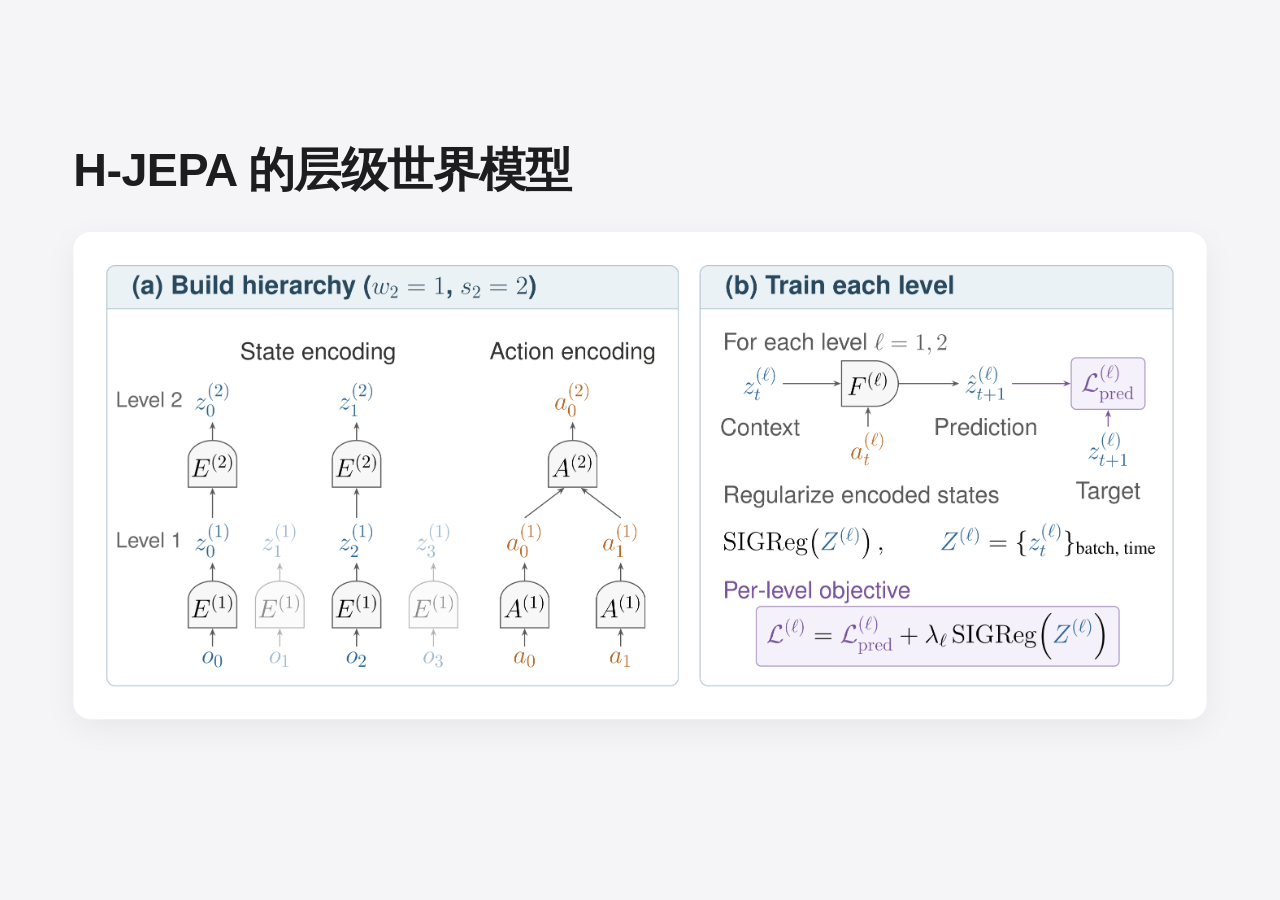
<file: H-JEPA/repo/deck.html>
<!doctype html>
<html lang="zh-CN">
<head>
<meta charset="utf-8">
<title>H-JEPA · Method</title>
<meta name="viewport" content="width=device-width,initial-scale=1">
<style>
:root{
  --bg:#F5F5F7; --ink:#1D1D1F; --muted:#6E6E73; --faint:#A1A1A6; --line:#D2D2D7; --card:#FFFFFF;
  --accent:#0071E3;
  --font:"PingFang SC","SF Pro Display","SF Pro SC","Hiragino Sans GB","Helvetica Neue",Arial,sans-serif;
  --mono:"SF Mono","Menlo","JetBrains Mono",monospace;
}
*{box-sizing:border-box;margin:0;padding:0}
html,body{height:100%;background:var(--bg);color:var(--ink);font-family:var(--font);overflow:hidden}
#stage{position:absolute;left:50%;top:50%;width:1920px;height:1080px;transform:translate(-50%,-50%) scale(1);transform-origin:center;background:var(--bg)}
.slide{position:absolute;inset:0;padding:92px 128px 96px;display:none;flex-direction:column}
.slide.active{display:flex}
/* 页眉三件套：小标 / 大标题 / 可选副标 */
.kicker{font-size:22px;font-weight:500;letter-spacing:.14em;color:var(--muted);text-transform:uppercase}
.kicker b{color:var(--ink);font-weight:600;margin-right:14px}
h1{font-size:68px;font-weight:600;letter-spacing:-.012em;line-height:1.15;margin-top:20px}
h1 .thin{font-weight:400;color:var(--muted)}
h1 .acc{color:var(--accent)}
.sub{font-size:30px;color:var(--muted);margin-top:14px;font-weight:400;line-height:1.4}
/* 图 / 视频 */
.fig{flex:1;min-height:0;position:relative;margin-top:44px}
.fig img,.fig video{position:absolute;inset:0;width:100%;height:100%;object-fit:contain}
.fig.card{background:var(--card);border-radius:26px;box-shadow:0 14px 48px rgba(0,0,0,.06)}
.fig.card img,.fig.card video{padding:30px}
.fig.plain img,.fig.plain video{border-radius:22px}
.fig.video{background:#000;border-radius:26px;overflow:hidden}
.fig.video video{background:#000}
.fig2{flex:1;min-height:0;display:flex;gap:30px;margin-top:44px}
.fig2 .fig{margin:0}
/* 图 / 视频网格；.ph 是裁切填满的单元（object-fit:cover） */
.grid2{flex:1;min-height:0;display:grid;grid-template-columns:1fr 1fr;grid-template-rows:1fr 1fr;gap:20px;margin-top:44px}
.grid4{flex:1;min-height:0;display:grid;grid-template-columns:repeat(2,1fr);grid-template-rows:1fr 1fr;gap:24px;margin-top:44px}
.ph{position:relative;border-radius:22px;overflow:hidden;background:#000}
.ph img,.ph video{position:absolute;inset:0;width:100%;height:100%;object-fit:cover}
.ph.fit img,.ph.fit video{object-fit:contain}
.ph.white{background:#fff;box-shadow:0 14px 48px rgba(0,0,0,.06)}
.ph .cap{position:absolute;left:0;right:0;bottom:0;padding:26px 24px;background:linear-gradient(transparent,rgba(0,0,0,.7));color:#fff;font-size:28px;font-weight:600;line-height:1.3}
.ph .tag{position:absolute;left:18px;bottom:16px;background:rgba(29,29,31,.82);color:#fff;font-size:20px;padding:8px 14px;border-radius:10px;font-weight:500}
/* 满屏播片页 */
.slide.film{padding:0;background:#000}
.film video{position:absolute;inset:0;width:100%;height:100%;object-fit:contain;background:#000}
.film .ov{position:absolute;left:50%;top:40px;transform:translateX(-50%);color:#fff;font-size:22px;letter-spacing:.14em;opacity:.8;z-index:2;white-space:nowrap}
/* 自绘图：白卡里的 svg。.pad 版留边并居中，图顶不到卡边 */
.diagbox{flex:1;min-height:0;position:relative;background:var(--card);border-radius:26px;box-shadow:0 14px 48px rgba(0,0,0,.06);margin-top:44px}
.diagbox svg{position:absolute;inset:0;width:100%;height:100%}
.diagbox.pad svg{inset:0;margin:auto;width:calc(100% - 88px);height:calc(100% - 68px)}
.sv text{font-family:"PingFang SC","Helvetica Neue",sans-serif}
.sv .mono{font-family:"SF Mono","Menlo",monospace}
/* 表 */
.tblwrap{flex:1;min-height:0;display:flex;flex-direction:column;justify-content:center;background:var(--card);border-radius:26px;box-shadow:0 14px 48px rgba(0,0,0,.06);padding:40px 56px;margin-top:44px}
.fig2 .tblwrap{margin-top:0}
.tblwrap .tt{font-size:24px;color:var(--muted);letter-spacing:.12em;text-transform:uppercase;font-weight:500;margin-bottom:26px;text-align:center}
.tbl{width:100%;border-collapse:collapse;font-size:32px;text-align:center}
.tbl th{font-size:24px;font-weight:500;color:var(--muted);letter-spacing:.1em;text-transform:uppercase;padding:0 0 18px;border-bottom:2px solid var(--line)}
.tbl td{padding:22px 0;border-bottom:1px solid var(--line);font-family:var(--mono)}
.tbl td:first-child{font-family:var(--mono);color:var(--muted)}
.tbl tr.hi td{color:var(--accent);font-weight:600}
.tbl tr.bad td{color:#D0342C}
.tbl.small{font-size:28px}
.tbl.small td{padding:18px 0}
.tbl.left{text-align:left}
.tbl.left th{text-align:left;padding-left:16px}
.tbl.left td{font-family:var(--font);font-size:27px;padding:16px 16px;line-height:1.35}
.tbl.left td:first-child{color:var(--ink);font-family:var(--font);font-weight:500}
.tbl.left td.ok{color:var(--accent);font-weight:600;font-family:var(--font)}
.tbl.left td.no{color:#D0342C;font-weight:600;font-family:var(--font)}
.tbl.left td:nth-child(2){white-space:nowrap;color:var(--muted)}
.tbl.left.compact td{font-size:25px;padding:13px 14px}
.tbl.left.wrap td:nth-child(2){white-space:normal;color:var(--ink)}
.tbl.left tr.hi td{color:var(--accent);font-weight:600}
.tbl.num td{font-family:var(--mono);font-size:27px;padding:16px 10px}
.tbl.num td:first-child{font-family:var(--font);text-align:left;color:var(--ink);font-weight:500;padding-left:16px}
.tbl.num th:first-child{text-align:left;padding-left:16px}
.tbl.num td.acc{color:var(--accent);font-weight:600}
.tbl.num td.dim{color:var(--faint)}
.tbl.num.two td{padding:14px 10px;line-height:1.25}
.tbl.num.two td b{font-size:30px;font-weight:600}
.tbl.num.two td small{font-size:21px;color:var(--muted)}
.tbl.num.two td.acc small{color:var(--accent)}
.tbl.num.compact td{font-size:24px;padding:11px 8px;white-space:nowrap}
.tbl.num.compact th{padding-bottom:12px}
/* 数字卡（2×3 / 2×2 网格） */
.stats{flex:1;min-height:0;display:grid;grid-template-columns:repeat(3,1fr);gap:26px;margin-top:44px;align-content:stretch}
.stats.two{grid-template-columns:repeat(2,1fr)}
.stat{background:var(--card);border-radius:26px;box-shadow:0 14px 48px rgba(0,0,0,.06);padding:36px 40px;display:flex;flex-direction:column;justify-content:center;min-height:0}
.stat .n{font-size:82px;font-weight:600;letter-spacing:-.02em;line-height:1;color:var(--accent);white-space:nowrap}
.stat .n small{font-size:38px;color:var(--ink);margin-left:8px;font-weight:500}
.stat .l{font-size:25px;color:var(--muted);margin-top:16px;line-height:1.35}
.stat .l b{color:var(--ink);font-weight:600}
.stat.dim .n{color:var(--ink)}
.stat.text .n{font-size:44px;color:var(--ink);white-space:normal;line-height:1.2}
.stat.text .n .acc{color:var(--accent)}
/* 并排大卡 / 四步条 */
.cards{flex:1;min-height:0;display:flex;gap:32px;justify-content:center;align-items:center;margin-top:44px}
.card{flex:1;min-height:320px;display:flex;flex-direction:column;justify-content:center;background:var(--card);border-radius:30px;padding:54px 36px;box-shadow:0 14px 48px rgba(0,0,0,.06);text-align:center}
.card .big{font-size:64px;font-weight:600;letter-spacing:-.02em;line-height:1.05}
.card .big.mono{font-family:var(--mono);font-size:40px;letter-spacing:0}
.card .h{font-size:26px;color:var(--muted);margin-top:22px;line-height:1.45}
.steps{flex:1;min-height:0;display:flex;align-items:stretch;gap:24px;margin-top:44px}
.step{flex:1;background:var(--card);border-radius:30px;padding:48px 30px;box-shadow:0 14px 48px rgba(0,0,0,.06);text-align:center;display:flex;flex-direction:column;justify-content:center}
.step .n{font-family:var(--mono);font-size:22px;color:var(--accent);letter-spacing:.1em}
.step .t{font-size:42px;font-weight:600;margin-top:16px;line-height:1.25;letter-spacing:-.01em}
.step .s{font-size:26px;color:var(--muted);margin-top:14px;line-height:1.4}
.step.dim{background:transparent;box-shadow:none;border:2px solid var(--line)}
/* 时间线 */
.timeline{flex:1;display:flex;flex-direction:column;justify-content:center;padding:0 10px}
.tl-row{position:relative;display:flex;justify-content:space-between;padding-top:56px}
.tl-row:before{content:"";position:absolute;left:7%;right:7%;top:0;height:2px;background:var(--line)}
.tl{flex:1;text-align:center;position:relative}
.tl .dot{position:absolute;left:50%;top:-66px;transform:translateX(-50%);width:20px;height:20px;border-radius:50%;background:var(--line)}
.tl.key .dot{background:var(--accent);box-shadow:0 0 0 10px rgba(0,113,227,.15)}
.tl .d{font-family:var(--mono);font-size:20px;color:var(--muted);letter-spacing:.06em}
.tl .n{font-size:38px;font-weight:600;margin-top:10px;letter-spacing:-.01em;line-height:1.15}
.tl.key .n{color:var(--accent)}
.tl.dim .n{color:var(--faint)}
.tl .w{font-size:22px;color:var(--muted);margin-top:12px;line-height:1.4;padding:0 12px}
/* 两列清单 */
.two{display:flex;gap:80px;flex:1;margin-top:48px;align-items:flex-start}
.two .col{flex:1}
.h2{font-size:22px;color:var(--muted);letter-spacing:.14em;text-transform:uppercase;margin-bottom:14px;font-weight:500}
.li{font-size:28px;line-height:1.45;padding:18px 0;border-top:1px solid var(--line)}
.li:last-child{border-bottom:1px solid var(--line)}
.li b{font-weight:600}
/* 一句一行的大字页 */
.bigline{flex:1;display:flex;flex-direction:column;justify-content:center;gap:30px}
.bigline .row{font-size:54px;font-weight:600;letter-spacing:-.01em;line-height:1.3}
.bigline .row .thin{font-weight:400;color:var(--muted)}
.bigline .row .acc{color:var(--accent)}
.bigline .row.small{font-size:36px;font-weight:400;color:var(--muted)}
/* 原话卡 */
.quotes{flex:1;min-height:0;display:flex;flex-direction:column;justify-content:center;gap:22px;margin-top:30px}
.quote{background:var(--card);border-radius:22px;box-shadow:0 14px 48px rgba(0,0,0,.06);padding:26px 40px}
.quote .q{font-size:34px;font-weight:600;line-height:1.35;letter-spacing:-.01em}
.quote .q .acc{color:var(--accent)}
.quote .src{font-size:20px;color:var(--muted);margin-top:10px}
/* 代码卡 */
.code2{flex:1;min-height:0;display:flex;gap:26px;margin-top:44px}
.code{flex:1;min-height:0;background:var(--card);border-radius:26px;box-shadow:0 14px 48px rgba(0,0,0,.06);padding:24px 32px;display:flex;flex-direction:column;overflow:hidden}
.code .tt{font-size:20px;color:var(--muted);letter-spacing:.12em;text-transform:uppercase;font-weight:500;margin-bottom:12px}
.code pre{font-family:var(--mono);font-size:17px;line-height:1.36;white-space:pre;color:var(--ink);margin:0}
.code .k{color:var(--muted)} .code .n{color:var(--accent);font-weight:600} .code .c{color:var(--faint)}
/* 动画页（J / K 手动推进） */
.row{flex:1;min-height:0;display:flex;gap:30px;margin-top:44px}
.row.anim .diagbox{flex:1.75;margin-top:0}
.stepcol{flex:1;display:flex;flex-direction:column;justify-content:center;gap:14px;min-height:0}
.step-item{display:flex;gap:16px;align-items:flex-start;padding:14px 18px;border-radius:18px;opacity:.38;transition:opacity .4s,background .4s}
.step-item.cur{opacity:1;background:var(--card);box-shadow:0 14px 48px rgba(0,0,0,.06)}
.step-item .sn{flex:none;width:36px;height:36px;border-radius:50%;background:var(--line);color:#fff;font-size:20px;font-weight:600;display:flex;align-items:center;justify-content:center;margin-top:2px}
.step-item.cur .sn{background:var(--accent)}
.step-item .st{font-size:22px;line-height:1.4;color:var(--muted)}
.step-item .st b{display:block;color:var(--ink);font-weight:600;font-size:25px;margin-bottom:2px}
.step-item.cur .st{color:var(--ink)}
svg[data-anim] [data-a]{opacity:.08;transition:opacity .5s}
svg[data-anim] [data-a].on{opacity:1}
/* 封面 / 过渡 / 收尾 */
.cover{padding:0}
.cover .t{position:absolute;left:128px;top:150px}
.cover .kicker{font-size:24px}
.cover h1{font-size:230px;letter-spacing:-.035em;line-height:.95;margin-top:26px}
.cover .p{font-size:42px;color:var(--muted);margin-top:26px;font-weight:400;max-width:1560px;line-height:1.35}
.cover .p b{color:var(--ink);font-weight:600}
.cover .brand{position:absolute;right:128px;top:158px;font-size:26px;letter-spacing:.14em;color:var(--muted)}
.cover .photos{position:absolute;left:0;right:0;bottom:0;height:330px;display:flex;gap:6px;background:#000}
.cover .photos img{flex:1;min-width:0;height:100%;object-fit:cover;display:block}
.divider{justify-content:center}
.divider .num{font-family:var(--mono);font-size:26px;letter-spacing:.2em;color:var(--faint)}
.divider .word{font-size:160px;font-weight:600;letter-spacing:-.03em;line-height:1.05;margin-top:18px}
.divider .word .thin{font-weight:400;color:var(--muted)}
.end{justify-content:center}
.end h1{text-align:center;font-size:96px}
.end .big{font-size:42px;text-align:center;color:var(--muted);margin-top:30px;line-height:1.5}
.end .big b{color:var(--ink);font-weight:600}
/* 导航（左上角热区）——所有期通用，不要改 */
#nav-hot{position:fixed;left:0;top:0;width:220px;height:110px;z-index:20}
#nav-btn{position:fixed;left:14px;top:14px;height:44px;padding:0 14px 0 10px;border-radius:10px;background:rgba(29,29,31,.82);color:#fff;font-size:18px;font-family:var(--mono);display:flex;align-items:center;gap:10px;cursor:pointer;opacity:.22;transition:opacity .25s;z-index:21;user-select:none}
#nav-btn span.pg{font-size:18px;letter-spacing:.06em}
#nav-btn .b{width:28px;height:28px;border-radius:6px;display:flex;align-items:center;justify-content:center;background:rgba(255,255,255,.14)}
#nav-btn .b:hover{background:rgba(255,255,255,.3)}
#nav-hot:hover ~ #nav-btn,#nav-btn:hover,#nav-btn.open{opacity:1}
#nav-panel{position:fixed;left:14px;top:66px;width:440px;max-height:calc(100vh - 90px);overflow:auto;background:#fff;color:#1D1D1F;border:1px solid #D2D2D7;border-radius:12px;box-shadow:0 16px 48px rgba(0,0,0,.18);padding:8px;display:none;z-index:22;font-family:var(--font);font-size:14px}
#nav-panel.open{display:block}
#nav-panel .sec-title{font-family:var(--mono);font-size:11px;letter-spacing:.12em;color:#6E6E73;padding:10px 10px 4px;text-transform:uppercase}
#nav-panel .it{display:flex;gap:10px;align-items:baseline;padding:7px 10px;border-radius:8px;cursor:pointer;line-height:1.35}
#nav-panel .it:hover{background:#F5F5F7}
#nav-panel .it.cur{background:#E8F0FE;color:#0071E3}
#nav-panel .it .k{font-family:var(--mono);font-size:12px;color:#6E6E73;min-width:24px;text-align:right}
#nav-panel .it.cur .k{color:#0071E3}
#hud{position:fixed;left:18px;bottom:14px;font-family:var(--mono);font-size:13px;color:#8e8e93;opacity:0;transition:opacity .6s;pointer-events:none;z-index:9}
#hud.show{opacity:1}

:root{--font:"PingFang SC","Microsoft YaHei","SF Pro Display","Hiragino Sans GB","Helvetica Neue",Arial,sans-serif;--mono:"Cascadia Code","Consolas",monospace}
.slide{padding:80px 110px 84px}
h1{font-size:70px;line-height:1.15;margin-top:0}
.sv text{font-family:var(--font)}
.tblwrap{margin-top:42px;display:flex;align-items:center}
.tbl{width:100%}
.tbl.left.wrap th{font-size:32px;padding:26px 25px;color:var(--ink)}
.tbl.left.wrap td{font-size:38px;padding:32px 25px;line-height:1.4}
.tbl.left.wrap td:first-child{width:18%}
.execution{font-size:40px;text-align:center;margin:34px 0 24px}
.execution b{color:var(--accent);font-weight:600}
#nav-btn{opacity:0}
#nav-hot:hover ~ #nav-btn,#nav-btn:hover,#nav-btn.open{opacity:1}
#nav-panel{font-size:18px;width:520px}
#nav-panel .sec-title{font-family:var(--font);font-size:17px;letter-spacing:0}
#nav-panel .it .k{font-size:17px}

</style>
</head>
<body>
<div id="stage"><svg width="0" height="0" style="position:absolute" aria-hidden="true"><defs><marker id="ar" markerWidth="9" markerHeight="9" refX="7" refY="4" orient="auto" markerUnits="strokeWidth"><path d="M0,0 L8,4 L0,8 Z" fill="#8E8E93"/></marker><marker id="arB" markerWidth="9" markerHeight="9" refX="7" refY="4" orient="auto" markerUnits="strokeWidth"><path d="M0,0 L8,4 L0,8 Z" fill="#0071E3"/></marker></defs></svg><section class="slide" data-sec="层级编码" data-title="H-JEPA 的层级世界模型"><h1>H-JEPA 的层级世界模型</h1><div class="fig card"><img src="media/training.png" alt="图2：状态逐层编码、动作按跨度汇总，各层预测与正则"></div></section>
<section class="slide" data-sec="层级编码" data-title="Ant 的状态向量是256 + 128"><h1>Ant 的状态向量是<span class="acc">256 + 128</span></h1><div class="diagbox pad"><svg class="sv" viewBox="0 0 1600 560" xmlns="http://www.w3.org/2000/svg" preserveAspectRatio="xMidYMid meet"><rect x="30" y="80" width="320" height="130" rx="18" fill="#F5F5F7"/><text x="190.0" y="157.0" text-anchor="middle" font-size="36" fill="#1D1D1F" font-weight="600">64 × 64 RGB</text><rect x="30" y="330" width="320" height="130" rx="18" fill="#F5F5F7"/><text x="190.0" y="407.0" text-anchor="middle" font-size="36" fill="#1D1D1F" font-weight="600">27 维本体状态</text><rect x="480" y="80" width="360" height="130" rx="18" fill="#F5F5F7"/><text x="660.0" y="137.0" text-anchor="middle" font-size="36" fill="#1D1D1F" font-weight="600">ViT-Tiny + 投影</text><text x="660.0" y="184.0" text-anchor="middle" font-size="30" fill="#6E6E73" font-weight="500">全局 CLS → 256 维</text><rect x="480" y="330" width="360" height="130" rx="18" fill="#F5F5F7"/><text x="660.0" y="387.0" text-anchor="middle" font-size="36" fill="#1D1D1F" font-weight="600">本体 MLP</text><text x="660.0" y="434.0" text-anchor="middle" font-size="30" fill="#6E6E73" font-weight="500">27 → 128 维</text><rect x="1040" y="195" width="490" height="150" rx="18" fill="#E8F0FE" stroke="#0071E3" stroke-width="2"/><text x="1285.0" y="262.0" text-anchor="middle" font-size="36" fill="#0071E3" font-weight="600">状态 z¹</text><text x="1285.0" y="309.0" text-anchor="middle" font-size="30" fill="#6E6E73" font-weight="500">256 + 128 = 384</text><path d="M 350 145 L 470 145" fill="none" stroke="#8E8E93" stroke-width="3" marker-end="url(#ar)"/><path d="M 350 395 L 470 395" fill="none" stroke="#8E8E93" stroke-width="3" marker-end="url(#ar)"/><path d="M 840 145 L 1030 245" fill="none" stroke="#8E8E93" stroke-width="3" marker-end="url(#ar)"/><path d="M 840 395 L 1030 295" fill="none" stroke="#8E8E93" stroke-width="3" marker-end="url(#ar)"/></svg></div></section>
<section class="slide" data-sec="层级编码" data-title="状态逐点编码，时间步长逐层翻倍"><h1>状态逐点编码，时间步长逐层翻倍</h1><div class="diagbox pad"><svg class="sv" viewBox="0 0 1600 560" xmlns="http://www.w3.org/2000/svg" preserveAspectRatio="xMidYMid meet"><text x="95" y="90" text-anchor="middle" font-size="40" fill="#1D1D1F" font-weight="600">L1</text><text x="95" y="137" text-anchor="middle" font-size="30" fill="#1D1D1F" font-weight="500">5 步</text><rect x="265" y="40" width="170" height="80" rx="18" fill="#F5F5F7"/><text x="350.0" y="92.0" text-anchor="middle" font-size="36" fill="#1D1D1F" font-weight="600">z¹₀</text><path d="M 350 130 L 350 190" fill="none" stroke="#8E8E93" stroke-width="3" marker-end="url(#ar)"/><text x="427" y="172" text-anchor="middle" font-size="30" fill="#1D1D1F" font-weight="500">E²</text><rect x="520" y="40" width="170" height="80" rx="18" fill="#F5F5F7"/><text x="605.0" y="92.0" text-anchor="middle" font-size="36" fill="#1D1D1F" font-weight="600">z¹₁</text><rect x="775" y="40" width="170" height="80" rx="18" fill="#F5F5F7"/><text x="860.0" y="92.0" text-anchor="middle" font-size="36" fill="#1D1D1F" font-weight="600">z¹₂</text><path d="M 860 130 L 860 190" fill="none" stroke="#8E8E93" stroke-width="3" marker-end="url(#ar)"/><text x="937" y="172" text-anchor="middle" font-size="30" fill="#1D1D1F" font-weight="500">E²</text><rect x="1030" y="40" width="170" height="80" rx="18" fill="#F5F5F7"/><text x="1115.0" y="92.0" text-anchor="middle" font-size="36" fill="#1D1D1F" font-weight="600">z¹₃</text><rect x="1285" y="40" width="170" height="80" rx="18" fill="#F5F5F7"/><text x="1370.0" y="92.0" text-anchor="middle" font-size="36" fill="#1D1D1F" font-weight="600">z¹₄</text><path d="M 1370 130 L 1370 190" fill="none" stroke="#8E8E93" stroke-width="3" marker-end="url(#ar)"/><text x="1447" y="172" text-anchor="middle" font-size="30" fill="#1D1D1F" font-weight="500">E²</text><text x="95" y="250" text-anchor="middle" font-size="40" fill="#1D1D1F" font-weight="600">L2</text><text x="95" y="297" text-anchor="middle" font-size="30" fill="#1D1D1F" font-weight="500">10 步</text><rect x="265" y="200" width="170" height="80" rx="18" fill="#E8F0FE" stroke="#0071E3" stroke-width="2"/><text x="350.0" y="252.0" text-anchor="middle" font-size="36" fill="#0071E3" font-weight="600">z²₀</text><path d="M 350 290 L 350 350" fill="none" stroke="#8E8E93" stroke-width="3" marker-end="url(#ar)"/><text x="427" y="332" text-anchor="middle" font-size="30" fill="#1D1D1F" font-weight="500">E³</text><rect x="775" y="200" width="170" height="80" rx="18" fill="#E8F0FE" stroke="#0071E3" stroke-width="2"/><text x="860.0" y="252.0" text-anchor="middle" font-size="36" fill="#0071E3" font-weight="600">z²₁</text><rect x="1285" y="200" width="170" height="80" rx="18" fill="#E8F0FE" stroke="#0071E3" stroke-width="2"/><text x="1370.0" y="252.0" text-anchor="middle" font-size="36" fill="#0071E3" font-weight="600">z²₂</text><path d="M 1370 290 L 1370 350" fill="none" stroke="#8E8E93" stroke-width="3" marker-end="url(#ar)"/><text x="1447" y="332" text-anchor="middle" font-size="30" fill="#1D1D1F" font-weight="500">E³</text><text x="95" y="410" text-anchor="middle" font-size="40" fill="#1D1D1F" font-weight="600">L3</text><text x="95" y="457" text-anchor="middle" font-size="30" fill="#1D1D1F" font-weight="500">20 步</text><rect x="265" y="360" width="170" height="80" rx="18" fill="#E8F0FE" stroke="#0071E3" stroke-width="2"/><text x="350.0" y="412.0" text-anchor="middle" font-size="36" fill="#0071E3" font-weight="600">z³₀</text><rect x="1285" y="360" width="170" height="80" rx="18" fill="#E8F0FE" stroke="#0071E3" stroke-width="2"/><text x="1370.0" y="412.0" text-anchor="middle" font-size="36" fill="#0071E3" font-weight="600">z³₁</text><text x="800" y="545" text-anchor="middle" font-size="36" fill="#0071E3" font-weight="600">w = 1       s = 2       每个状态均为 384 维</text></svg></div></section>
<section class="slide" data-sec="层级编码" data-title="动作汇总覆盖完整的时间间隔"><h1>动作汇总覆盖完整的时间间隔</h1><div class="diagbox pad"><svg class="sv" viewBox="0 0 1600 560" xmlns="http://www.w3.org/2000/svg" preserveAspectRatio="xMidYMid meet"><rect x="20" y="45" width="370" height="140" rx="18" fill="#F5F5F7"/><text x="205.0" y="107.0" text-anchor="middle" font-size="36" fill="#1D1D1F" font-weight="600">L1 动作块</text><text x="205.0" y="154.0" text-anchor="middle" font-size="30" fill="#6E6E73" font-weight="500">5 × 8 = 40 维</text><rect x="620" y="45" width="370" height="140" rx="18" fill="#F5F5F7"/><text x="805.0" y="107.0" text-anchor="middle" font-size="36" fill="#1D1D1F" font-weight="600">动作嵌入</text><text x="805.0" y="154.0" text-anchor="middle" font-size="30" fill="#6E6E73" font-weight="500">40 → 384 维</text><rect x="1200" y="45" width="370" height="140" rx="18" fill="#F5F5F7"/><text x="1385.0" y="127.0" text-anchor="middle" font-size="36" fill="#1D1D1F" font-weight="600">预测器 F¹</text><path d="M 390 115 L 610 115" fill="none" stroke="#8E8E93" stroke-width="3" marker-end="url(#ar)"/><path d="M 990 115 L 1190 115" fill="none" stroke="#8E8E93" stroke-width="3" marker-end="url(#ar)"/><rect x="20" y="340" width="370" height="150" rx="18" fill="#F5F5F7"/><text x="205.0" y="407.0" text-anchor="middle" font-size="36" fill="#1D1D1F" font-weight="600">两个下层动作嵌入</text><text x="205.0" y="454.0" text-anchor="middle" font-size="30" fill="#6E6E73" font-weight="500">2 × 384</text><rect x="620" y="340" width="370" height="150" rx="18" fill="#E8F0FE" stroke="#0071E3" stroke-width="2"/><text x="805.0" y="407.0" text-anchor="middle" font-size="36" fill="#0071E3" font-weight="600">宏动作编码 A²</text><text x="805.0" y="454.0" text-anchor="middle" font-size="30" fill="#6E6E73" font-weight="500">4 维宏动作</text><rect x="1200" y="340" width="370" height="150" rx="18" fill="#F5F5F7"/><text x="1385.0" y="407.0" text-anchor="middle" font-size="36" fill="#1D1D1F" font-weight="600">动作嵌入 → F²</text><text x="1385.0" y="454.0" text-anchor="middle" font-size="30" fill="#6E6E73" font-weight="500">4 → 384 维</text><path d="M 390 415 L 610 415" fill="none" stroke="#8E8E93" stroke-width="3" marker-end="url(#ar)"/><path d="M 990 415 L 1190 415" fill="none" stroke="#8E8E93" stroke-width="3" marker-end="url(#ar)"/></svg></div></section>
<section class="slide" data-sec="训练目标" data-title="预测未来状态，对齐真实未来的编码"><h1>预测未来状态，对齐真实未来的编码</h1><div class="diagbox pad"><svg class="sv" viewBox="0 0 1600 560" xmlns="http://www.w3.org/2000/svg" preserveAspectRatio="xMidYMid meet"><rect x="30" y="40" width="390" height="130" rx="18" fill="#F5F5F7"/><text x="225.0" y="97.0" text-anchor="middle" font-size="36" fill="#1D1D1F" font-weight="600">当前状态 + 动作</text><text x="225.0" y="144.0" text-anchor="middle" font-size="30" fill="#6E6E73" font-weight="500">zₜ + aₜ</text><rect x="600" y="40" width="330" height="130" rx="18" fill="#F5F5F7"/><text x="765.0" y="117.0" text-anchor="middle" font-size="36" fill="#1D1D1F" font-weight="600">预测器 F</text><rect x="1110" y="40" width="440" height="130" rx="18" fill="#E8F0FE" stroke="#0071E3" stroke-width="2"/><text x="1330.0" y="97.0" text-anchor="middle" font-size="36" fill="#0071E3" font-weight="600">预测状态</text><text x="1330.0" y="144.0" text-anchor="middle" font-size="30" fill="#6E6E73" font-weight="500">ẑₜ₊₁</text><path d="M 420 105 L 590 105" fill="none" stroke="#8E8E93" stroke-width="3" marker-end="url(#ar)"/><path d="M 930 105 L 1100 105" fill="none" stroke="#8E8E93" stroke-width="3" marker-end="url(#ar)"/><rect x="30" y="275" width="390" height="130" rx="18" fill="#F5F5F7"/><text x="225.0" y="332.0" text-anchor="middle" font-size="36" fill="#1D1D1F" font-weight="600">真实未来观察</text><text x="225.0" y="379.0" text-anchor="middle" font-size="30" fill="#6E6E73" font-weight="500">oₜ₊₁</text><rect x="600" y="275" width="330" height="130" rx="18" fill="#F5F5F7"/><text x="765.0" y="332.0" text-anchor="middle" font-size="36" fill="#1D1D1F" font-weight="600">本层编码路径 E</text><text x="765.0" y="379.0" text-anchor="middle" font-size="30" fill="#6E6E73" font-weight="500">从观察逐层编码</text><rect x="1110" y="275" width="440" height="130" rx="18" fill="#E8F0FE" stroke="#0071E3" stroke-width="2"/><text x="1330.0" y="332.0" text-anchor="middle" font-size="36" fill="#0071E3" font-weight="600">目标状态</text><text x="1330.0" y="379.0" text-anchor="middle" font-size="30" fill="#6E6E73" font-weight="500">zₜ₊₁</text><path d="M 420 340 L 590 340" fill="none" stroke="#8E8E93" stroke-width="3" marker-end="url(#ar)"/><path d="M 930 340 L 1100 340" fill="none" stroke="#8E8E93" stroke-width="3" marker-end="url(#ar)"/><text x="800" y="520" text-anchor="middle" font-size="44" fill="#0071E3" font-weight="600">Lpred = mean[(ẑₜ₊₁ − zₜ₊₁)²]</text></svg></div></section>
<section class="slide" data-sec="训练目标" data-title="SIGReg 防止状态表征坍塌"><h1>SIGReg 防止状态表征坍塌</h1><div class="diagbox pad"><svg class="sv" viewBox="0 0 1600 560" xmlns="http://www.w3.org/2000/svg" preserveAspectRatio="xMidYMid meet"><text x="370" y="65" text-anchor="middle" font-size="33" fill="#1D1D1F" font-weight="600">只有预测误差</text><text x="1230" y="65" text-anchor="middle" font-size="33" fill="#0071E3" font-weight="600">再加 SIGReg</text><rect x="130" y="100" width="480" height="330" rx="18" fill="#F5F5F7"/><rect x="990" y="100" width="480" height="330" rx="18" fill="#E8F0FE" stroke="#0071E3" stroke-width="2"/><circle cx="366" cy="261" r="5" fill="#6E6E73"/><circle cx="1085" cy="150" r="6" fill="#0071E3" opacity=".65"/><circle cx="368" cy="261" r="5" fill="#6E6E73"/><circle cx="1158" cy="263" r="6" fill="#0071E3" opacity=".65"/><circle cx="370" cy="261" r="5" fill="#6E6E73"/><circle cx="1231" cy="376" r="6" fill="#0071E3" opacity=".65"/><circle cx="372" cy="261" r="5" fill="#6E6E73"/><circle cx="1304" cy="259" r="6" fill="#0071E3" opacity=".65"/><circle cx="374" cy="261" r="5" fill="#6E6E73"/><circle cx="1087" cy="372" r="6" fill="#0071E3" opacity=".65"/><circle cx="366" cy="263" r="5" fill="#6E6E73"/><circle cx="1160" cy="255" r="6" fill="#0071E3" opacity=".65"/><circle cx="368" cy="263" r="5" fill="#6E6E73"/><circle cx="1233" cy="368" r="6" fill="#0071E3" opacity=".65"/><circle cx="370" cy="263" r="5" fill="#6E6E73"/><circle cx="1306" cy="251" r="6" fill="#0071E3" opacity=".65"/><circle cx="372" cy="263" r="5" fill="#6E6E73"/><circle cx="1089" cy="364" r="6" fill="#0071E3" opacity=".65"/><circle cx="374" cy="263" r="5" fill="#6E6E73"/><circle cx="1162" cy="247" r="6" fill="#0071E3" opacity=".65"/><circle cx="366" cy="265" r="5" fill="#6E6E73"/><circle cx="1235" cy="360" r="6" fill="#0071E3" opacity=".65"/><circle cx="368" cy="265" r="5" fill="#6E6E73"/><circle cx="1308" cy="243" r="6" fill="#0071E3" opacity=".65"/><circle cx="370" cy="265" r="5" fill="#6E6E73"/><circle cx="1091" cy="356" r="6" fill="#0071E3" opacity=".65"/><circle cx="372" cy="265" r="5" fill="#6E6E73"/><circle cx="1164" cy="239" r="6" fill="#0071E3" opacity=".65"/><circle cx="374" cy="265" r="5" fill="#6E6E73"/><circle cx="1237" cy="352" r="6" fill="#0071E3" opacity=".65"/><circle cx="366" cy="267" r="5" fill="#6E6E73"/><circle cx="1310" cy="235" r="6" fill="#0071E3" opacity=".65"/><circle cx="368" cy="267" r="5" fill="#6E6E73"/><circle cx="1093" cy="348" r="6" fill="#0071E3" opacity=".65"/><circle cx="370" cy="267" r="5" fill="#6E6E73"/><circle cx="1166" cy="231" r="6" fill="#0071E3" opacity=".65"/><circle cx="372" cy="267" r="5" fill="#6E6E73"/><circle cx="1239" cy="344" r="6" fill="#0071E3" opacity=".65"/><circle cx="374" cy="267" r="5" fill="#6E6E73"/><circle cx="1312" cy="227" r="6" fill="#0071E3" opacity=".65"/><circle cx="366" cy="269" r="5" fill="#6E6E73"/><circle cx="1095" cy="340" r="6" fill="#0071E3" opacity=".65"/><circle cx="368" cy="269" r="5" fill="#6E6E73"/><circle cx="1168" cy="223" r="6" fill="#0071E3" opacity=".65"/><circle cx="370" cy="269" r="5" fill="#6E6E73"/><circle cx="1241" cy="336" r="6" fill="#0071E3" opacity=".65"/><circle cx="372" cy="269" r="5" fill="#6E6E73"/><circle cx="1314" cy="219" r="6" fill="#0071E3" opacity=".65"/><circle cx="374" cy="269" r="5" fill="#6E6E73"/><circle cx="1097" cy="332" r="6" fill="#0071E3" opacity=".65"/><circle cx="366" cy="271" r="5" fill="#6E6E73"/><circle cx="1170" cy="215" r="6" fill="#0071E3" opacity=".65"/><circle cx="368" cy="271" r="5" fill="#6E6E73"/><circle cx="1243" cy="328" r="6" fill="#0071E3" opacity=".65"/><circle cx="370" cy="271" r="5" fill="#6E6E73"/><circle cx="1316" cy="211" r="6" fill="#0071E3" opacity=".65"/><circle cx="372" cy="271" r="5" fill="#6E6E73"/><circle cx="1099" cy="324" r="6" fill="#0071E3" opacity=".65"/><circle cx="374" cy="271" r="5" fill="#6E6E73"/><circle cx="1172" cy="207" r="6" fill="#0071E3" opacity=".65"/><text x="370" y="475" text-anchor="middle" font-size="30" fill="#6E6E73" font-weight="500">所有状态一样 → 预测也容易</text><text x="1230" y="475" text-anchor="middle" font-size="30" fill="#6E6E73" font-weight="500">随机投影后，逼近标准正态</text><text x="800" y="540" text-anchor="middle" font-size="34" fill="#1D1D1F" font-weight="600">L = Σℓ [ Lpred⁽ℓ⁾ + λℓ · SIGReg(Z⁽ℓ⁾) ]</text></svg></div></section>
<section class="slide" data-sec="训练目标" data-title="各层联合训练，高层梯度传回低层"><h1>各层联合训练，高层梯度传回低层</h1><div class="diagbox pad"><svg class="sv" viewBox="0 0 1600 560" xmlns="http://www.w3.org/2000/svg" preserveAspectRatio="xMidYMid meet"><rect x="30" y="210" width="240" height="110" rx="18" fill="#F5F5F7"/><text x="150.0" y="277.0" text-anchor="middle" font-size="36" fill="#1D1D1F" font-weight="600">观测序列</text><rect x="380" y="210" width="250" height="110" rx="18" fill="#F5F5F7"/><text x="505.0" y="277.0" text-anchor="middle" font-size="36" fill="#1D1D1F" font-weight="600">E¹</text><rect x="750" y="210" width="250" height="110" rx="18" fill="#F5F5F7"/><text x="875.0" y="277.0" text-anchor="middle" font-size="36" fill="#1D1D1F" font-weight="600">E²</text><rect x="1120" y="210" width="250" height="110" rx="18" fill="#F5F5F7"/><text x="1245.0" y="277.0" text-anchor="middle" font-size="36" fill="#1D1D1F" font-weight="600">E³</text><path d="M 270 265 L 370 265" fill="none" stroke="#8E8E93" stroke-width="3" marker-end="url(#ar)"/><path d="M 630 265 L 740 265" fill="none" stroke="#8E8E93" stroke-width="3" marker-end="url(#ar)"/><path d="M 1000 265 L 1110 265" fill="none" stroke="#8E8E93" stroke-width="3" marker-end="url(#ar)"/><rect x="420" y="45" width="170" height="80" rx="18" fill="#E8F0FE" stroke="#0071E3" stroke-width="2"/><text x="505.0" y="97.0" text-anchor="middle" font-size="36" fill="#0071E3" font-weight="600">L¹</text><path d="M 505 200 L 505 135" fill="none" stroke="#8E8E93" stroke-width="3" marker-end="url(#ar)"/><rect x="790" y="45" width="170" height="80" rx="18" fill="#E8F0FE" stroke="#0071E3" stroke-width="2"/><text x="875.0" y="97.0" text-anchor="middle" font-size="36" fill="#0071E3" font-weight="600">L²</text><path d="M 875 200 L 875 135" fill="none" stroke="#8E8E93" stroke-width="3" marker-end="url(#ar)"/><rect x="1160" y="45" width="170" height="80" rx="18" fill="#E8F0FE" stroke="#0071E3" stroke-width="2"/><text x="1245.0" y="97.0" text-anchor="middle" font-size="36" fill="#0071E3" font-weight="600">L³</text><path d="M 1245 200 L 1245 135" fill="none" stroke="#8E8E93" stroke-width="3" marker-end="url(#ar)"/><path d="M 1245 365 L 510 365" fill="none" stroke="#0071E3" stroke-width="3" marker-end="url(#arB)"/><path d="M 875 425 L 510 425" fill="none" stroke="#0071E3" stroke-width="3" marker-end="url(#arB)"/><text x="800" y="520" text-anchor="middle" font-size="40" fill="#0071E3" font-weight="600">Ltotal = L¹ + L² + L³</text></svg></div></section>
<section class="slide" data-sec="训练目标" data-title="DROID 用逆动力学保留运动信息"><h1>DROID 用逆动力学保留运动信息</h1><div class="diagbox pad"><svg class="sv" viewBox="0 0 1600 560" xmlns="http://www.w3.org/2000/svg" preserveAspectRatio="xMidYMid meet"><rect x="30" y="60" width="320" height="100" rx="18" fill="#F5F5F7"/><text x="190.0" y="102.0" text-anchor="middle" font-size="36" fill="#1D1D1F" font-weight="600">zₜ</text><text x="190.0" y="149.0" text-anchor="middle" font-size="30" fill="#6E6E73" font-weight="500">当前状态</text><rect x="30" y="260" width="320" height="100" rx="18" fill="#F5F5F7"/><text x="190.0" y="302.0" text-anchor="middle" font-size="36" fill="#1D1D1F" font-weight="600">zₜ₊₁</text><text x="190.0" y="349.0" text-anchor="middle" font-size="30" fill="#6E6E73" font-weight="500">下一状态</text><rect x="530" y="160" width="360" height="130" rx="18" fill="#E8F0FE" stroke="#0071E3" stroke-width="2"/><text x="710.0" y="217.0" text-anchor="middle" font-size="36" fill="#0071E3" font-weight="600">逆动力学 I</text><text x="710.0" y="264.0" text-anchor="middle" font-size="30" fill="#6E6E73" font-weight="500">从状态变化猜动作</text><rect x="1100" y="160" width="400" height="130" rx="18" fill="#F5F5F7"/><text x="1300.0" y="237.0" text-anchor="middle" font-size="36" fill="#1D1D1F" font-weight="600">âₜ vs sg[aₜ]</text><path d="M 350 110 L 520 200" fill="none" stroke="#8E8E93" stroke-width="3" marker-end="url(#ar)"/><path d="M 350 310 L 520 250" fill="none" stroke="#8E8E93" stroke-width="3" marker-end="url(#ar)"/><path d="M 890 225 L 1090 225" fill="none" stroke="#8E8E93" stroke-width="3" marker-end="url(#ar)"/><text x="800" y="515" text-anchor="middle" font-size="40" fill="#0071E3" font-weight="500">LIDM = mean[(âₜ − sg[aₜ])²]</text></svg></div></section>
<section class="slide" data-sec="层级规划" data-title="高层的预测状态，成为低层子目标"><h1>高层的<span class="acc">预测状态</span>，成为低层子目标</h1><div class="fig card"><img src="media/planning.png" alt="图3：上层rollout提供latent子目标，下层预测投影后匹配"></div></section>
<section class="slide" data-sec="层级规划" data-title="在世界模型中迭代优化动作"><h1>在世界模型中迭代优化动作</h1><div class="diagbox pad"><svg class="sv" viewBox="0 0 1600 560" xmlns="http://www.w3.org/2000/svg" preserveAspectRatio="xMidYMid meet"><rect x="30" y="190" width="290" height="130" rx="18" fill="#E8F0FE" stroke="#0071E3" stroke-width="2"/><text x="175.0" y="247.0" text-anchor="middle" font-size="36" fill="#0071E3" font-weight="600">候选动作 A</text><text x="175.0" y="294.0" text-anchor="middle" font-size="30" fill="#6E6E73" font-weight="500">本轮待优化变量</text><rect x="440" y="190" width="310" height="130" rx="18" fill="#F5F5F7"/><text x="595.0" y="247.0" text-anchor="middle" font-size="36" fill="#1D1D1F" font-weight="600">世界模型 rollout</text><text x="595.0" y="294.0" text-anchor="middle" font-size="30" fill="#6E6E73" font-weight="500">模型参数固定</text><rect x="870" y="190" width="310" height="130" rx="18" fill="#F5F5F7"/><text x="1025.0" y="247.0" text-anchor="middle" font-size="36" fill="#1D1D1F" font-weight="600">目标距离 J(A)</text><text x="1025.0" y="294.0" text-anchor="middle" font-size="30" fill="#6E6E73" font-weight="500">终点或子目标</text><rect x="1300" y="190" width="270" height="130" rx="18" fill="#E8F0FE" stroke="#0071E3" stroke-width="2"/><text x="1435.0" y="247.0" text-anchor="middle" font-size="36" fill="#0071E3" font-weight="600">AdamW 更新</text><text x="1435.0" y="294.0" text-anchor="middle" font-size="30" fill="#6E6E73" font-weight="500">更新候选动作</text><path d="M 320 255 L 430 255" fill="none" stroke="#8E8E93" stroke-width="3" marker-end="url(#ar)"/><path d="M 750 255 L 860 255" fill="none" stroke="#8E8E93" stroke-width="3" marker-end="url(#ar)"/><path d="M 1180 255 L 1290 255" fill="none" stroke="#8E8E93" stroke-width="3" marker-end="url(#ar)"/><path d="M 1435 335 L 1435 435 L 175 435 L 175 335" fill="none" stroke="#0071E3" stroke-width="3" marker-end="url(#arB)"/><text x="800" y="515" text-anchor="middle" font-size="34" fill="#1D1D1F" font-weight="500">模型参数固定，梯度优化候选动作</text></svg></div></section>
<section class="slide" data-sec="层级规划" data-title="Ant 初轮按 5 / 2 / 2 步逐层规划"><h1>Ant 初轮按 <span class="acc">5 / 2 / 2</span> 步逐层规划</h1><div class="diagbox pad"><svg class="sv" viewBox="0 0 1600 560" xmlns="http://www.w3.org/2000/svg" preserveAspectRatio="xMidYMid meet"><text x="100" y="95" text-anchor="middle" font-size="34" fill="#1D1D1F" font-weight="600">L3</text><text x="100" y="138" text-anchor="middle" font-size="30" fill="#6E6E73" font-weight="500">H=5</text><rect x="270" y="43" width="180" height="85" rx="18" fill="#E8F0FE" stroke="#0071E3" stroke-width="2"/><text x="360.0" y="97.5" text-anchor="middle" font-size="36" fill="#0071E3" font-weight="600">20 步</text><rect x="490" y="43" width="180" height="85" rx="18" fill="#F5F5F7"/><text x="580.0" y="97.5" text-anchor="middle" font-size="36" fill="#1D1D1F" font-weight="600">40 步</text><rect x="710" y="43" width="180" height="85" rx="18" fill="#F5F5F7"/><text x="800.0" y="97.5" text-anchor="middle" font-size="36" fill="#1D1D1F" font-weight="600">60 步</text><rect x="930" y="43" width="180" height="85" rx="18" fill="#F5F5F7"/><text x="1020.0" y="97.5" text-anchor="middle" font-size="36" fill="#1D1D1F" font-weight="600">80 步</text><rect x="1150" y="43" width="180" height="85" rx="18" fill="#F5F5F7"/><text x="1240.0" y="97.5" text-anchor="middle" font-size="36" fill="#1D1D1F" font-weight="600">100 步</text><text x="1490" y="175" text-anchor="end" font-size="30" fill="#6E6E73" font-weight="500"></text><text x="100" y="255" text-anchor="middle" font-size="34" fill="#1D1D1F" font-weight="600">L2</text><text x="100" y="298" text-anchor="middle" font-size="30" fill="#6E6E73" font-weight="500">H=2</text><rect x="270" y="203" width="180" height="85" rx="18" fill="#E8F0FE" stroke="#0071E3" stroke-width="2"/><text x="360.0" y="257.5" text-anchor="middle" font-size="36" fill="#0071E3" font-weight="600">10 步</text><rect x="490" y="203" width="180" height="85" rx="18" fill="#F5F5F7"/><text x="580.0" y="257.5" text-anchor="middle" font-size="36" fill="#1D1D1F" font-weight="600">20 步</text><text x="1490" y="335" text-anchor="end" font-size="30" fill="#6E6E73" font-weight="500">L2 追踪 20 步子目标</text><text x="100" y="415" text-anchor="middle" font-size="34" fill="#1D1D1F" font-weight="600">L1</text><text x="100" y="458" text-anchor="middle" font-size="30" fill="#6E6E73" font-weight="500">H=2</text><rect x="270" y="363" width="180" height="85" rx="18" fill="#E8F0FE" stroke="#0071E3" stroke-width="2"/><text x="360.0" y="417.5" text-anchor="middle" font-size="36" fill="#0071E3" font-weight="600">5 步</text><rect x="490" y="363" width="180" height="85" rx="18" fill="#F5F5F7"/><text x="580.0" y="417.5" text-anchor="middle" font-size="36" fill="#1D1D1F" font-weight="600">10 步</text><text x="1490" y="495" text-anchor="end" font-size="30" fill="#6E6E73" font-weight="500">L1 追踪 10 步子目标</text><path d="M 360 138 L 360 166 L 580 166 L 580 193" fill="none" stroke="#0071E3" stroke-width="3" marker-end="url(#arB)"/><path d="M 360 298 L 360 326 L 580 326 L 580 353" fill="none" stroke="#0071E3" stroke-width="3" marker-end="url(#arB)"/></svg></div></section>
<section class="slide" data-sec="层级规划" data-title="在同一层空间比较预测与子目标"><h1>在同一层空间比较预测与子目标</h1><div class="diagbox pad"><svg class="sv" viewBox="0 0 1600 560" xmlns="http://www.w3.org/2000/svg" preserveAspectRatio="xMidYMid meet"><rect x="20" y="90" width="390" height="140" rx="18" fill="#F5F5F7"/><text x="215.0" y="152.0" text-anchor="middle" font-size="36" fill="#1D1D1F" font-weight="600">L2 两步预测</text><text x="215.0" y="199.0" text-anchor="middle" font-size="30" fill="#6E6E73" font-weight="500">ẑ²₂</text><rect x="610" y="90" width="360" height="140" rx="18" fill="#F5F5F7"/><text x="790.0" y="152.0" text-anchor="middle" font-size="36" fill="#1D1D1F" font-weight="600">上层编码器 E³</text><text x="790.0" y="199.0" text-anchor="middle" font-size="30" fill="#6E6E73" font-weight="500">映射到 L3 空间</text><rect x="1170" y="90" width="390" height="140" rx="18" fill="#E8F0FE" stroke="#0071E3" stroke-width="2"/><text x="1365.0" y="152.0" text-anchor="middle" font-size="36" fill="#0071E3" font-weight="600">投影预测</text><text x="1365.0" y="199.0" text-anchor="middle" font-size="30" fill="#6E6E73" font-weight="500">E³(ẑ²₂)</text><path d="M 410 160 L 600 160" fill="none" stroke="#8E8E93" stroke-width="3" marker-end="url(#ar)"/><path d="M 970 160 L 1160 160" fill="none" stroke="#8E8E93" stroke-width="3" marker-end="url(#ar)"/><rect x="1170" y="335" width="390" height="130" rx="18" fill="#E8F0FE" stroke="#0071E3" stroke-width="2"/><text x="1365.0" y="392.0" text-anchor="middle" font-size="36" fill="#0071E3" font-weight="600">上层子目标</text><text x="1365.0" y="439.0" text-anchor="middle" font-size="30" fill="#6E6E73" font-weight="500">ẑ³₁,*</text><text x="600" y="400" text-anchor="middle" font-size="36" fill="#1D1D1F" font-weight="500">两者均对应 20 环境步</text><text x="800" y="540" text-anchor="middle" font-size="44" fill="#0071E3" font-weight="600">J₂ = ‖ E³(ẑ²₂) − ẑ³₁,* ‖²</text></svg></div></section>
<section class="slide" data-sec="层级规划" data-title="把宏动作规划落实为原始控制"><h1>把宏动作规划落实为原始控制</h1><div class="tblwrap"><table class="tbl left wrap"><thead><tr><th>层级</th><th>候选数 × 时域 × 动作维度</th><th>每步覆盖</th></tr></thead><tbody><tr><td>L3</td><td>400 × 5 × 4</td><td>20 环境步</td></tr><tr><td>L2</td><td>100 × 2 × 4</td><td>10 环境步</td></tr><tr><td>L1</td><td>100 × 2 × 40</td><td>5 环境步</td></tr></tbody></table></div><div class="execution">选中 L1 动作块 <b>2 × 40</b> → 执行 <b>10 × 8</b></div></section>
<section class="slide" data-sec="闭环执行" data-title="执行后重新观察，再次规划"><h1>执行后重新观察，再次规划</h1><div class="diagbox pad"><svg class="sv" viewBox="0 0 1600 560" xmlns="http://www.w3.org/2000/svg" preserveAspectRatio="xMidYMid meet"><rect x="20" y="170" width="320" height="150" rx="18" fill="#F5F5F7"/><text x="180.0" y="237.0" text-anchor="middle" font-size="36" fill="#1D1D1F" font-weight="600">当前观察</text><text x="180.0" y="284.0" text-anchor="middle" font-size="30" fill="#6E6E73" font-weight="500">RGB + 本体状态</text><rect x="440" y="170" width="320" height="150" rx="18" fill="#E8F0FE" stroke="#0071E3" stroke-width="2"/><text x="600.0" y="237.0" text-anchor="middle" font-size="36" fill="#0071E3" font-weight="600">三级规划</text><text x="600.0" y="284.0" text-anchor="middle" font-size="30" fill="#6E6E73" font-weight="500">L3 → L2 → L1</text><rect x="860" y="170" width="320" height="150" rx="18" fill="#F5F5F7"/><text x="1020.0" y="237.0" text-anchor="middle" font-size="36" fill="#1D1D1F" font-weight="600">执行动作</text><text x="1020.0" y="284.0" text-anchor="middle" font-size="30" fill="#6E6E73" font-weight="500">10 个环境步</text><rect x="1280" y="170" width="300" height="150" rx="18" fill="#F5F5F7"/><text x="1430.0" y="237.0" text-anchor="middle" font-size="36" fill="#1D1D1F" font-weight="600">新的观察</text><text x="1430.0" y="284.0" text-anchor="middle" font-size="30" fill="#6E6E73" font-weight="500">下一轮起点</text><path d="M 340 245 L 430 245" fill="none" stroke="#8E8E93" stroke-width="3" marker-end="url(#ar)"/><path d="M 760 245 L 850 245" fill="none" stroke="#8E8E93" stroke-width="3" marker-end="url(#ar)"/><path d="M 1180 245 L 1270 245" fill="none" stroke="#8E8E93" stroke-width="3" marker-end="url(#ar)"/><path d="M 1430 335 L 1430 460 L 180 460 L 180 335" fill="none" stroke="#0071E3" stroke-width="3" marker-end="url(#arB)"/></svg></div></section></div>
<div id="nav-hot"></div>
<div id="nav-btn"><div class="b" id="nb-prev">‹</div><span class="pg" id="nb-pg">1 / 1</span><div class="b" id="nb-next">›</div><div class="b" id="nb-list">☰</div></div>
<div id="nav-panel"></div>
<div id="hud"></div>
<script>
(function(){
  const stage=document.getElementById('stage');
  const slides=[...document.querySelectorAll('.slide')];
  const hud=document.getElementById('hud');
  let cur=-1, showCounter=false;
  function fit(){ const s=Math.min(innerWidth/1920, innerHeight/1080); stage.style.transform=`translate(-50%,-50%) scale(${s})`; if(cur>=0) fitFigs(slides[cur]); }
  // 让白色图卡贴合图片 / 视频比例：宽图不留大片空白，剩余空间上下均分
  function fitFigs(sl){
    sl.querySelectorAll(':scope > .fig.card, :scope > .fig.plain').forEach(f=>{
      const img=f.querySelector('img,video'); if(!img) return;
      const nw=img.naturalWidth||img.videoWidth, nh=img.naturalHeight||img.videoHeight; if(!nw||!nh) return;
      f.style.flex=''; f.style.width=''; f.style.height=''; f.style.margin='';
      const W=f.clientWidth, H=f.clientHeight; if(!W||!H) return;
      const pad=f.classList.contains('card')?60:0, ar=nw/nh;
      let w=W, h=(W-pad)/ar+pad; if(h>H){ h=H; w=(H-pad)*ar+pad; }
      f.style.flex='0 0 auto'; f.style.width=Math.round(w)+'px'; f.style.height=Math.round(h)+'px'; f.style.margin='auto';
    });
    sl.querySelectorAll(':scope > .fig2').forEach(row=>{
      const cards=[...row.querySelectorAll(':scope > .fig.card')]; if(!cards.length) return;
      cards.forEach(f=>{ f.style.flex=''; f.style.width=''; f.style.height=''; f.style.alignSelf=''; });
      row.style.justifyContent='';
      const H=row.clientHeight; if(!H) return;
      const sizes=cards.map(f=>{ const img=f.querySelector('img'); if(!img||!img.naturalWidth) return null;
        const W=f.clientWidth, pad=60, ar=img.naturalWidth/img.naturalHeight; let w=W, h=(W-pad)/ar+pad; if(h>H){ h=H; w=(H-pad)*ar+pad; } return [w,h]; });
      if(sizes.some(x=>!x)) return;
      cards.forEach((f,i)=>{ f.style.flex='0 0 auto'; f.style.width=Math.round(sizes[i][0])+'px'; f.style.height=Math.round(sizes[i][1])+'px'; f.style.alignSelf='center'; });
      row.style.justifyContent='center';
    });
  }
  document.querySelectorAll('.slide > .fig img, .slide > .fig2 > .fig img').forEach(img=>img.addEventListener('load',()=>{ const sl=img.closest('.slide'); if(sl.classList.contains('active')) fitFigs(sl); }));
  document.querySelectorAll('.slide > .fig video').forEach(v=>v.addEventListener('loadedmetadata',()=>{ const sl=v.closest('.slide'); if(sl.classList.contains('active')) fitFigs(sl); }));
  function show(n){
    n=Math.max(0,Math.min(slides.length-1,n)); if(n===cur) return;
    slides.forEach((s,k)=>{ const on=k===n; s.classList.toggle('active',on); s.querySelectorAll('video').forEach(v=>{ if(on){ try{v.currentTime=0;}catch(e){} v.play().catch(()=>{}); } else { v.pause(); } }); });
    const nx=slides[n+1]; if(nx) nx.querySelectorAll('video').forEach(v=>{ if(v.preload!=='auto'){ v.preload='auto'; v.load(); } });
    cur=n; history.replaceState(null,'','#'+(n+1)); updateHud(); fitFigs(slides[n]); startAnim(slides[n]);
  }
  // ---- 分步动画：PH 的每一项是那一步要点亮的 data-a 名字。没有动画页就把这段连同 startAnim 调用一起删掉 ----
  const PH=[ ['s1'], ['s1','s2'] ];
  let anim=null;
  function startAnim(sl){
    anim=null; const svg=sl.querySelector('svg[data-anim]'); if(!svg) return;
    const steps=[...sl.querySelectorAll('.step-item')];
    const fixed=(location.search.match(/[?&]anim=(\d)/)||[])[1];
    let k=fixed!==undefined?parseInt(fixed,10):0;
    function apply(){ const on=new Set(PH[k]); svg.querySelectorAll('[data-a]').forEach(el=>el.classList.toggle('on',on.has(el.dataset.a))); steps.forEach((st,i)=>st.classList.toggle('cur',i===k)); }
    apply();
    anim={ next(){ k=(k+1)%PH.length; apply(); }, prev(){ k=(k-1+PH.length)%PH.length; apply(); } };
  }
  const navBtn=document.getElementById('nav-btn'), panel=document.getElementById('nav-panel'), pg=document.getElementById('nb-pg');
  (function buildNav(){
    let html='', lastSec=null;
    slides.forEach((sl,k)=>{
      const sec=sl.dataset.sec||''; const h=sl.querySelector('h1');
      let title=sl.dataset.title||(h?h.textContent.trim():''); if(!title) title=sec;
      if(sec!==lastSec){ html+=`<div class="sec-title">${sec||'—'}</div>`; lastSec=sec; }
      html+=`<div class="it" data-k="${k}"><span class="k">${k+1}</span><span>${title}</span></div>`;
    });
    panel.innerHTML=html;
  })();
  function toggleNav(force){ const on=(force===undefined)?!panel.classList.contains('open'):force; panel.classList.toggle('open',on); navBtn.classList.toggle('open',on); }
  document.getElementById('nb-list').addEventListener('click',e=>{ e.stopPropagation(); toggleNav(); });
  document.getElementById('nb-prev').addEventListener('click',e=>{ e.stopPropagation(); prev(); });
  document.getElementById('nb-next').addEventListener('click',e=>{ e.stopPropagation(); next(); });
  navBtn.addEventListener('click',e=>{ e.stopPropagation(); });
  panel.addEventListener('click',e=>{ e.stopPropagation(); const it=e.target.closest('.it'); if(!it) return; show(parseInt(it.dataset.k,10)); toggleNav(false); });
  function updateHud(){ pg.textContent=`${cur+1} / ${slides.length}`; hud.textContent = showCounter ? `${cur+1} / ${slides.length}` : ''; panel.querySelectorAll('.it').forEach((el,k)=>el.classList.toggle('cur',k===cur)); }
  function next(){ show(cur+1); } function prev(){ show(cur-1); }
  let buf='', bt=null;
  addEventListener('keydown',e=>{
    if(['ArrowRight','ArrowDown','PageDown',' ','Enter'].includes(e.key)){ e.preventDefault(); next(); }
    else if(['ArrowLeft','ArrowUp','PageUp','Backspace'].includes(e.key)){ e.preventDefault(); prev(); }
    else if(e.key==='Escape'){ toggleNav(false); }
    else if(e.key==='j'||e.key==='J'){ if(anim) anim.next(); }
    else if(e.key==='k'||e.key==='K'){ if(anim) anim.prev(); }
    else if(e.key==='g'||e.key==='G'){ toggleNav(); }
    else if(e.key==='Home'){ show(0); } else if(e.key==='End'){ show(slides.length-1); }
    else if(e.key==='f'||e.key==='F'){ if(document.fullscreenElement) document.exitFullscreen(); else document.documentElement.requestFullscreen().catch(()=>{}); }
    else if(e.key==='c'||e.key==='C'){ showCounter=!showCounter; hud.classList.toggle('show',showCounter); updateHud(); }
    else if(/^[0-9]$/.test(e.key)){ buf=(buf+e.key).slice(-2); clearTimeout(bt); bt=setTimeout(()=>{ const k=parseInt(buf,10); if(k>=1&&k<=slides.length) show(k-1); buf=''; },500); }
  });
  addEventListener('click',e=>{ if(e.target.closest('a,#nav-panel,#nav-btn,#nav-hot')) return; if(panel.classList.contains('open')){ toggleNav(false); return; } const x=e.clientX/innerWidth; if(x<0.2) prev(); else next(); });
  addEventListener('resize',fit); fit();
  const h=parseInt((location.hash||'#1').slice(1),10); show(isNaN(h)?0:h-1);
  if(/[?&]nav=1/.test(location.search)) toggleNav(true);

})();
</script>
</body>
</html>
</file>
<file: VeriVLA/repo/styles.css>
/* VeriVLA — a quiet, editorial research fieldnote. All assets are local. */
:root{--paper:#f5f4ef;--surface:#fcfcf8;--ink:#252d27;--muted:#72786f;--line:#dcded5;--accent:#d84c35;--green:#446a52;--soft-green:#e9eee5;--sidebar:218px;--serif:Georgia,"Noto Serif SC","Source Han Serif SC","Songti SC",SimSun,serif;--sans:"Segoe UI","PingFang SC","Microsoft YaHei",sans-serif}
*{box-sizing:border-box}html{scroll-behavior:smooth;scroll-padding-top:36px}body{margin:0;background:var(--paper);color:var(--ink);font:15px/1.85 var(--sans);-webkit-font-smoothing:antialiased}::selection{background:#f0c7bb;color:var(--ink)}a{color:inherit;text-decoration:none}button,input{font:inherit}button,a,input{-webkit-tap-highlight-color:transparent}button{color:inherit;cursor:pointer}button{border:0}button:focus-visible,a:focus-visible,summary:focus-visible,input:focus-visible{outline:2px solid var(--accent);outline-offset:5px}img,svg{display:block;max-width:100%}p{margin:0 0 18px}h1,h2,h3,h4{margin:0;line-height:1.4;font-weight:600}h2{font-size:clamp(28px,3.3vw,43px);line-height:1.5;letter-spacing:-1.5px}h3{font-size:19px;letter-spacing:-.4px}h4{font-size:16px}strong,b{font-weight:600}sup,sub{line-height:0}a[href^="#ref-"]{color:var(--accent);font-size:12px;margin-left:4px;white-space:nowrap}.accent{color:var(--accent)}.skip-link{position:fixed;top:-70px;left:230px;background:var(--ink);color:white;padding:12px 22px;z-index:50}.skip-link:focus{top:12px}.reading-progress{height:3px;position:fixed;inset:0 0 auto;z-index:30;pointer-events:none}.reading-progress span{height:100%;display:block;width:0;background:var(--accent)}
.sidebar{position:fixed;inset:0 auto 0 0;width:var(--sidebar);border-right:1px solid var(--line);padding:36px 25px 25px;display:flex;flex-direction:column;background:var(--paper);z-index:20}.brand{display:flex;align-items:center;gap:13px}.brand-mark{font-size:48px;font-family:Georgia,serif;line-height:1;letter-spacing:-7px}.brand-mark span{color:var(--accent)}.brand>span:last-child{font-size:9px;letter-spacing:2px;font-weight:600;line-height:1.6}.sidebar-label{font-size:10px;letter-spacing:1.7px;color:var(--muted);margin:56px 0 22px}.toc{display:flex;flex-direction:column;gap:7px}.toc a{display:flex;align-items:center;gap:12px;font-size:12px;padding:8px 0;color:var(--muted);position:relative;transition:color .2s}.toc a>span{font-family:Consolas,monospace;font-size:10px;color:#9a9e94}.toc a:hover,.toc a.active{color:var(--accent)}.toc a.active:before{content:"";width:3px;height:15px;position:absolute;left:-25px;background:var(--accent)}.toc a.active>span{color:var(--accent)}.toc i{height:4px;width:4px;border-radius:50%;background:var(--accent);margin-left:auto}.sidebar-bottom{margin-top:auto;font-size:10px;color:var(--muted);padding-top:30px}.sidebar-bottom>span{display:block;font-size:9px;margin:3px 0 17px 10px}.online-dot{width:4px;height:4px;display:inline-block;background:var(--green);border-radius:50%;margin:0 6px 2px 0}.text-button{padding:8px 0;background:transparent;border-top:1px solid var(--line);width:100%;text-align:left;font-size:11px}.text-button span{float:right}
main{margin-left:var(--sidebar);padding:0 clamp(25px,5.4vw,88px);max-width:1700px}.topbar{display:flex;justify-content:space-between;align-items:center;border-bottom:1px solid var(--line);min-height:85px;gap:20px;font-size:10px;letter-spacing:1px}.topbar>span{color:var(--muted);font-size:9px;letter-spacing:1.6px}.topbar>div{display:flex;gap:24px;align-items:center}.topbar .edition{color:var(--muted);letter-spacing:0}.topbar a:hover{color:var(--accent)}.section{padding:90px 0;border-bottom:1px solid var(--line);scroll-margin-top:25px}.hero{padding-top:43px;padding-bottom:38px}.eyebrow{display:flex;gap:11px;align-items:center;font-size:9px;letter-spacing:1.5px;color:var(--muted)}.small-dot{height:6px;width:6px;background:var(--accent);border-radius:50%;display:inline-block}.eyebrow-rule{width:27px;height:1px;background:var(--line);margin:0 3px}.hero-grid{display:grid;grid-template-columns:1.05fr 1fr;align-items:center;gap:30px;margin-top:38px}.paper-name{font-family:var(--serif);font-size:clamp(56px,6.9vw,100px);line-height:1.05;letter-spacing:-6px;margin:0 0 28px}.paper-name>span{font-size:12px;letter-spacing:0;vertical-align:top;display:inline-block;margin:12px 0 0 9px;font-family:var(--sans);color:var(--muted)}h1{font-size:clamp(33px,4.05vw,57px);letter-spacing:-2px;line-height:1.48;font-weight:600}.hero-description{color:#70766d;font-size:15px;margin:24px 0;line-height:1.9}.hero-actions{display:flex;align-items:center;gap:22px;margin-top:28px;flex-wrap:wrap}.button{display:inline-flex;padding:12px 18px;font-size:12px;gap:23px;align-items:center;transition:background .2s,transform .2s}.button:hover{transform:translateY(-2px)}.button.primary{background:var(--ink);color:var(--paper)}.button.primary:hover{background:var(--accent)}.quiet-link{font-size:11px;border-bottom:1px solid var(--line);padding:7px 0}.hero-visual{align-self:center;padding-top:18px}.visual-caption{display:flex;align-items:center;justify-content:space-between;font-size:8px;letter-spacing:1.2px;border-bottom:1px solid var(--line);padding-bottom:12px}.live-label{font-size:9px;letter-spacing:0;color:var(--muted)}.trajectory-art{width:100%;margin:14px 0}.trajectory{fill:none;stroke-width:2;stroke-linecap:round}.trajectory.faded{stroke:#adb6a9;stroke-dasharray:5 5;opacity:.7}.trajectory.selected{stroke:var(--accent);stroke-width:3.5;stroke-dasharray:650;stroke-dashoffset:650;animation:draw-path 2.2s ease-out .3s forwards}.svg-label{font-family:var(--sans);font-size:12px;fill:#747e70}.accent-fill{fill:var(--accent)}.visual-footer{display:flex;gap:17px;align-items:center;font-size:9px;color:var(--muted);border-top:1px solid var(--line);padding-top:13px}.visual-footer>span:last-child{margin-left:auto;letter-spacing:2px;font-size:12px;color:var(--ink);font-family:Consolas,monospace}.legend-line{display:inline-block;width:17px;vertical-align:middle;margin-right:5px;border-top:2px solid}.legend-line.muted{border-color:#aeb6a9;border-top-style:dashed}.legend-line.coral{border-color:var(--accent)}.full-title{font-family:Georgia,serif;font-size:15px;line-height:1.6;margin:40px 0 10px;max-width:650px;color:#59634f}.authors{font-size:9px;color:var(--muted);margin:0;line-height:1.9}.authors>span{display:block;color:var(--ink);margin-top:3px}.hero-metrics{display:grid;grid-template-columns:1.25fr 1fr 1fr 1fr;border-top:1px solid var(--line);margin-top:34px;padding-top:26px;gap:22px}.hero-metrics>div+div{border-left:1px solid var(--line);padding-left:23px}.hero-metrics strong{font-family:Georgia,serif;font-size:clamp(28px,3vw,42px);line-height:1.3;letter-spacing:-1.6px;font-weight:400}.hero-metrics strong>span{font-size:15px;letter-spacing:0;margin-left:4px}.hero-metrics p{font-size:10px;color:var(--muted);line-height:1.7;margin:7px 0}.hero-metrics .word-metric{font-size:clamp(25px,3vw,39px)}.fine-print{font-size:11px;line-height:1.85;color:var(--muted)}.hero>.fine-print{margin:16px 0 0;font-size:9px}
.section-heading{margin-bottom:38px}.section-number{display:block;color:var(--accent);font-size:10px;letter-spacing:2px;margin-bottom:19px}.section-heading>p{color:var(--muted);margin:17px 0 0;max-width:680px;font-size:14px}.two-column{display:grid;grid-template-columns:1fr 1fr;gap:50px}.prose-grid p{font-size:14px;color:#626b60}.prose-grid h3{margin-bottom:18px}.prose-grid .lead,.lead{font-size:18px;line-height:1.9;color:var(--ink)}.definition{border-left:2px solid #a6b59e;padding:0 0 0 25px}.tiny-label{font-size:9px;letter-spacing:1.6px;color:var(--muted);display:inline-block;margin-bottom:13px}.definition h3{font-size:18px}.definition .fine-print{font-size:11px}.formula{font-family:Georgia,"Times New Roman",serif;font-size:21px;padding:17px 0;overflow-x:auto;white-space:nowrap;line-height:2.2;letter-spacing:.1px}.formula.compact{padding:0 0 12px;font-size:26px}.flow-strip{display:grid;grid-template-columns:1fr auto 1fr auto 1fr auto 1fr;gap:15px;margin-top:42px;padding:25px 0;border-top:1px solid var(--line);border-bottom:1px solid var(--line)}.flow-strip>div>span{color:var(--accent);font-family:Georgia,serif;font-size:13px}.flow-strip h3{font-size:14px;margin:10px 0 6px;letter-spacing:-.5px}.flow-strip p{font-size:10px;color:var(--muted);margin:0}.flow-strip>b{color:#a7b09f;font-size:16px;align-self:center}.margin-note{display:flex;gap:18px;align-items:baseline;margin:18px 0 35px;font-size:12px}.margin-note>span{font-size:10px;white-space:nowrap;color:var(--accent)}.margin-note p{margin:0;color:var(--muted)}.paper-figure{margin:30px 0 0}.figure-button{padding:18px;width:100%;position:relative;background:#fff;border:1px solid #e4e6de;overflow:hidden;text-align:initial;cursor:zoom-in}.figure-button img{width:100%;height:auto;transition:transform .4s}.figure-button:hover img{transform:scale(1.018)}.zoom-hint{position:absolute;bottom:10px;right:10px;font-size:10px;background:var(--ink);color:white;padding:4px 9px;opacity:0;transition:opacity .2s}.figure-button:hover .zoom-hint,.figure-button:focus-visible .zoom-hint{opacity:1}figcaption{font-size:10px;line-height:1.8;color:var(--muted);margin-top:11px}figcaption>span{font-size:8px;letter-spacing:1.4px;margin-right:10px;color:#91998c}
.axis-explainer{display:grid;grid-template-columns:1fr 1.4fr 1fr;gap:25px;margin:32px 0 42px;align-items:center}.axis-copy h3{font-size:16px;margin:11px 0}.axis-copy p{font-size:12px;color:var(--muted);line-height:1.95;margin:0}.axis-tag{font-size:10px;color:var(--accent);border-bottom:1px solid #e8c6b9;padding-bottom:5px}.axis-tag.green{color:var(--green);border-color:#bccbb7}.matrix{padding:19px 14px;background:var(--soft-green);min-width:0}.matrix-top{text-align:center;font-size:10px;color:var(--green);margin:0 0 15px 35px}.matrix-row{display:grid;grid-template-columns:40px repeat(4,1fr);gap:5px;margin:7px 0;align-items:center}.matrix-row>span{font-size:9px;color:var(--muted)}.matrix-row b{font-weight:400;text-align:center;font-family:Georgia,serif;font-size:12px;padding:8px 0;background:#fff;border:1px solid #d7dfd1;white-space:nowrap}.matrix-bottom{font-size:9px;color:var(--muted);text-align:center;margin-top:13px}.interactive-lab{background:var(--surface);border:1px solid var(--line);padding:28px 32px 20px;box-shadow:0 12px 40px #1e301b03}.lab-header{display:flex;justify-content:space-between;align-items:center;gap:15px}.lab-header .tiny-label{margin:0;font-size:9px}.lab-header .small-dot{height:4px;width:4px;margin-right:5px}.demo-badge{font-size:9px;color:#8a715e;background:#f2ece1;padding:4px 8px;display:inline-block;letter-spacing:.3px}.lab-title{margin:22px 0 20px}.lab-title h3{font-size:23px}.lab-title p{font-size:12px;margin:7px 0 0;color:var(--muted)}.presets{display:flex;gap:8px;flex-wrap:wrap;margin-bottom:20px}.presets button{background:transparent;border:1px solid var(--line);padding:6px 12px;font-size:11px;transition:all .2s}.presets button:hover{border-color:var(--accent);color:var(--accent)}.presets button.selected{background:var(--ink);color:#fff;border-color:var(--ink)}.lab-grid{display:grid;grid-template-columns:1.18fr 1fr;gap:35px;align-items:center}.trigger-plot{min-width:0}.trigger-plot svg{width:100%;height:auto}.chart-tick{font-family:Consolas,monospace;font-size:10px;fill:#86907f}.chart-axis{font-family:var(--sans);font-size:11px;fill:#737f6a}.plot-region-label{font-size:12px;fill:#8d9c81}.point-label{font-size:12px;fill:var(--ink);font-family:Consolas,monospace}.lab-controls{padding:5px 0 0}.range-label{display:flex;align-items:center;justify-content:space-between;gap:15px;font-size:12px;line-height:1.5}.range-label small{color:var(--muted);font-family:Georgia,serif;font-size:11px;margin-left:6px}.range-label output{font-family:Consolas,monospace;font-size:16px;font-weight:600;color:var(--accent)}input[type=range]{appearance:none;-webkit-appearance:none;width:100%;height:4px;background:linear-gradient(to right,var(--accent) 0%,var(--accent) var(--fill,50%),#e5e7df var(--fill,50%),#e5e7df 100%);margin:20px 0 24px;cursor:pointer;border-radius:3px;display:block}input[type=range]::-webkit-slider-thumb{appearance:none;width:14px;height:14px;border-radius:50%;background:var(--surface);border:2px solid var(--accent);box-shadow:0 0 0 3px var(--surface)}input[type=range]::-moz-range-thumb{width:11px;height:11px;border-radius:50%;background:var(--surface);border:2px solid var(--accent)}.trigger-decision{background:#f7eae2;border-left:2px solid var(--accent);padding:16px 15px;margin-top:3px}.trigger-decision>div{display:flex;align-items:center;gap:8px}.decision-dot{height:5px;width:5px;border-radius:50%;background:var(--accent)}.trigger-decision strong{font-size:13px;color:var(--accent)}#decision-budget{font-size:10px;margin-left:auto;color:#9e705d}.trigger-decision p{font-family:Consolas,monospace;font-size:11px;margin:8px 0 0;color:#9f7460}.trigger-decision.inactive{background:#eaf0e5;border-color:var(--green)}.trigger-decision.inactive strong,.trigger-decision.inactive p,.trigger-decision.inactive #decision-budget{color:var(--green)}.trigger-decision.inactive .decision-dot{background:var(--green)}.lab-footnote{border-top:1px solid var(--line);margin:21px 0 0;padding-top:16px;font-size:10px;color:var(--muted);line-height:1.9}
.technical-details{border-bottom:1px solid var(--line);margin-top:24px}.technical-details summary{padding:18px 0;list-style:none;cursor:pointer;display:flex;justify-content:space-between;align-items:center;gap:20px;font-size:12px;color:var(--muted)}.technical-details summary::-webkit-details-marker{display:none}.technical-details summary b{color:var(--ink)}.details-plus{font-size:21px;font-weight:300;color:var(--accent)}details[open] .details-plus{transform:rotate(45deg)}.details-body{padding:8px 0 24px;font-size:13px;color:#66715e}.details-body>p{max-width:780px}.equation-row{border-top:1px solid var(--line);padding:12px 0;display:flex;align-items:center;gap:24px}.equation-row>span{font-size:11px;white-space:nowrap}.equation-row .formula{font-size:18px;color:var(--ink)}.fraction{display:inline-flex;flex-direction:column;vertical-align:middle;text-align:center;font-size:15px;line-height:1.4;margin:0 6px}.fraction>span:first-child{border-bottom:1px solid currentColor;padding:0 6px 3px}.fraction>span+span{padding-top:3px}.insight{display:grid;grid-template-columns:105px 1fr;gap:20px;margin-top:28px}.insight>span{font-size:10px;color:var(--accent);padding-top:3px}.insight>p{font-size:12px;color:var(--muted);line-height:1.9;margin:0}
.latent-pipeline{display:grid;grid-template-columns:1fr 24px 1fr 24px 1fr;gap:25px;background:var(--soft-green);padding:30px;margin:35px 0 38px;align-items:center}.latent-step{text-align:center}.step-kicker{font-size:8px;letter-spacing:2px;color:#829177}.latent-step h3{font-size:16px;margin-top:12px}.latent-step p{font-size:11px;color:#76836b;line-height:1.8;margin:0}.pipeline-arrow{color:#a1b095;font-size:22px}.token-grid{display:grid;grid-template-columns:repeat(3,13px);gap:4px;justify-content:center;margin:23px auto;height:47px}.token-grid i{background:#afc2a5;width:13px;height:13px;border-radius:1px}.token-grid i:nth-child(3n){background:#d1ddc9}.token-grid i:nth-child(4n){background:#6f8c61}.latent-chain{display:flex;gap:9px;align-items:center;justify-content:center;height:47px;margin:23px auto;font-family:Georgia,serif;font-size:19px}.latent-chain span{background:#fcfcf8;padding:4px 9px;border:1px solid #d2deca}.latent-chain b{font-size:14px;font-weight:400;color:#8fa280}.progress-symbol{font-family:Georgia,serif;color:var(--accent);font-size:38px;height:47px;line-height:47px;margin:23px auto}.subchunk-panel{margin-top:20px;border:1px solid var(--line);padding:30px;display:grid;grid-template-columns:1.1fr 1fr;column-gap:35px;align-items:center}.subchunk-panel h3{font-size:17px;margin-bottom:12px}.subchunk-panel p{font-size:12px;color:var(--muted);margin:0}.subchunks{display:flex;gap:6px;justify-content:space-between;align-items:center}.subchunks span{background:var(--soft-green);border-top:2px solid #93ac84;padding:14px 7px;font-family:Georgia,serif;font-size:17px;flex:1;text-align:center}.subchunks b{font-size:12px;color:#9eaa95;font-weight:400}.selection-formula{grid-column:1/-1;text-align:center;border-top:1px solid var(--line);padding:19px 0 0;margin-top:25px;font-family:Georgia,var(--sans);font-size:19px}
.training-layout{display:grid;grid-template-columns:1.1fr 1fr;gap:55px}.training-steps{list-style:none;margin:25px 0 0;padding:0}.training-steps li{display:flex;gap:20px;padding:19px 0;border-top:1px solid var(--line)}.training-steps li>span{font-family:Georgia,serif;font-size:17px;color:var(--accent)}.training-steps h3{font-size:15px}.training-steps p{font-size:12px;color:var(--muted);margin:7px 0 0}.loss-panel{background:var(--ink);color:#f4f5ee;padding:30px}.loss-panel>.tiny-label{color:#9aab90}.loss-panel>h3{font-size:21px;line-height:1.8;margin-bottom:25px}.loss-panel>div{padding:17px 0;border-top:1px solid #45503f}.loss-panel>div>b{font-size:13px;color:#d6dfc8}.loss-panel>div>p{font-size:11px;color:#a7b39e;margin:6px 0 0}.loss-equation{font-family:Georgia,serif;font-size:23px;border-top:1px solid #45503f;margin:3px 0 15px;padding-top:24px}.loss-panel>.fine-print{color:#95a58a;font-size:10px;margin:0}.role-strip{display:grid;grid-template-columns:repeat(4,1fr);gap:15px;border-top:1px solid var(--line);padding:24px 0 0;margin-top:30px;font-size:10px;color:var(--muted)}.role-strip b{font-family:Georgia,serif;display:block;font-size:18px;color:var(--ink);font-weight:400;margin-bottom:5px}
.real-figure .figure-button{padding:7px}.results-tabs{display:flex;border-bottom:1px solid var(--line);margin-top:35px;gap:22px;overflow:auto}.results-tabs button{background:none;font-size:12px;padding:16px 0;white-space:nowrap;border-bottom:2px solid transparent;color:var(--muted)}.results-tabs button[aria-selected=true]{color:var(--accent);border-bottom-color:var(--accent)}.results-panel{background:var(--surface);padding:30px;border:1px solid var(--line);border-top:0}.results-top{display:flex;gap:25px;justify-content:space-between}.results-top>div:first-child{max-width:58%}.results-top h3{font-size:21px}.results-top p{color:var(--muted);font-size:11px;line-height:1.9;margin:10px 0 0}.result-total{white-space:nowrap;text-align:right;padding-top:20px}.result-total>span:first-child{font-family:Georgia,serif;font-size:23px;color:#98a090}.result-arrow{color:#b6bcad;font-size:17px;margin:0 10px}.result-total strong{font-family:Georgia,serif;font-weight:400;color:var(--accent);font-size:46px;letter-spacing:-1px}.result-total strong>span{font-size:17px;margin-left:2px}.result-total>small{font-size:10px;display:block;color:var(--accent)}.chart-legend{display:flex;gap:20px;justify-content:flex-end;margin:26px 0 17px;font-size:10px;color:var(--muted)}.chart-legend i{width:7px;height:7px;display:inline-block;margin-right:5px}.baseline-dot{background:#b2bfaa}.ours-dot{background:var(--accent)}.result-bar-row{display:grid;grid-template-columns:80px 1fr;gap:15px;align-items:center;margin:20px 0}.result-bar-label{font-size:11px;color:#677160}.bar-pair{display:flex;flex-direction:column;gap:7px;min-width:0;padding-right:38px}.bar-track{height:13px;background:#f1f2eb;position:relative}.bar-track .bar{height:100%;position:relative;transition:width .5s ease;background:#b2bfaa;min-width:1px}.bar-track.ours .bar{background:var(--accent)}.bar>span{position:absolute;left:calc(100% + 7px);top:-3px;font:11px/19px Consolas,monospace;color:#7c8971}.bar-track.ours .bar>span{color:var(--accent)}.chart-scale{font-size:9px;color:var(--muted);text-align:right;margin:20px 0 0}.table-scroll{overflow-x:auto;margin-top:27px}.summary-table{width:100%;border-collapse:collapse;text-align:left;font-size:11px;white-space:nowrap}.summary-table caption{text-align:left;font-size:11px;color:var(--muted);margin-bottom:12px}.summary-table th{font-weight:500;font-size:10px;color:var(--muted);border-top:1px solid var(--line);border-bottom:1px solid var(--line);padding:12px}.summary-table td{padding:13px 12px;border-bottom:1px solid var(--line)}.summary-table td:nth-child(4){color:var(--accent);font-family:Consolas,monospace;font-size:13px}.summary-table td:last-child{font-size:10px;color:var(--muted)}.summary-table th:first-child,.summary-table td:first-child{padding-left:0}.ablation{display:grid;grid-template-columns:1fr 1.4fr;gap:40px;margin-top:42px;align-items:center}.ablation h3{font-size:26px;line-height:1.5}.ablation>div>p{font-size:12px;color:var(--muted);margin:15px 0 0}.ablation-rows>div{display:grid;grid-template-columns:125px 1fr 35px;gap:12px;align-items:center;margin:21px 0}.ablation-rows>div>span{font-size:10px;white-space:nowrap}.ablation-rows>div>div{height:18px;background:#e9ece1}.ablation-rows i{display:block;background:#aebca3;height:100%}.ablation-rows>div:first-child i{background:var(--green)}.ablation-rows strong{font:13px Consolas,monospace}.ablation-rows>.fine-print{font-size:9px;margin:10px 0 0}
.latency-layout{display:grid;grid-template-columns:1fr 1.15fr;gap:45px}.latency-list>div{display:flex;align-items:center;justify-content:space-between;gap:20px;padding:13px 0;border-bottom:1px solid var(--line);font-size:12px}.latency-list>div>span>i{height:6px;width:6px;display:inline-block;margin-right:10px}.latency-list strong{font:24px Georgia,serif;white-space:nowrap}.latency-list strong small{font:10px var(--sans);color:var(--muted)}.latency-list>p{font-size:11px;line-height:2;color:var(--muted);margin:20px 0 0}.latency-calculator{padding:25px 30px;border:1px solid var(--line);background:var(--surface)}.latency-calculator .demo-badge{margin-bottom:25px}.latency-calculator input{margin-bottom:30px}.latency-total{display:flex;align-items:center;gap:17px;margin:15px 0 22px}.latency-total strong{font-family:Georgia,serif;font-size:65px;letter-spacing:-3px;line-height:1.1;font-weight:400}.latency-total>span{font-size:12px;color:var(--muted);line-height:1.8}.latency-total small{font-size:10px;color:#969e8c}.latency-stack{display:flex;height:20px;gap:2px;background:#eef0e8}.latency-stack span{transition:flex .3s;min-width:0}#latency-base{background:#435849}#latency-trigger{background:#9caf9d}#latency-sample{background:#eab9aa}#latency-verify{background:#d84c35}.calculator-formula{font:15px Georgia,var(--sans);margin:20px 0 13px;color:#65725d}.latency-calculator>.fine-print{margin:0;font-size:10px}
.contribution-grid{display:grid;grid-template-columns:1fr 1fr;gap:45px}.contribution-grid>div{border-top:1px solid var(--line);padding-top:22px}.contribution-grid>div:nth-child(2){border-color:var(--accent)}.contribution-grid h3{font-size:18px;line-height:1.65}.contribution-grid p{font-size:13px;color:var(--muted);margin:13px 0 0}.limits-columns{display:grid;grid-template-columns:1fr 1fr;gap:45px;margin-top:44px}.source-tag{font-size:9px;color:var(--green);background:#e6ecdf;padding:4px 8px;display:inline-block;margin-bottom:14px}.source-tag.interpretation{background:#f1e6db;color:#a17b58}.limits-columns h3{font-size:18px;margin-bottom:22px}.limits-columns article{display:flex;gap:17px;margin:22px 0}.limits-columns article>span{font:15px Georgia,serif;color:var(--accent);padding-top:4px}.limits-columns article p{font-size:12px;color:var(--muted);margin:8px 0 0}.critical-list{list-style:none;margin:0;padding:0}.critical-list li{font-size:12px;color:var(--muted);padding:12px 0 12px 15px;border-top:1px solid var(--line);position:relative;line-height:1.9}.critical-list li:before{content:"↗";position:absolute;left:0;color:#b38e6c;font-size:10px}blockquote{margin:40px 0 0;padding:32px 0 0;border-top:1px solid var(--line);font-family:var(--serif);font-size:clamp(20px,2.6vw,32px);line-height:1.7;letter-spacing:-.5px}blockquote cite{font-family:var(--sans);font-size:11px;display:block;margin-top:15px;max-width:760px;line-height:1.9;font-style:normal;letter-spacing:0;color:var(--muted)}.source-links{display:grid;grid-template-columns:repeat(3,1fr);gap:20px}.source-links a{position:relative;border:1px solid var(--line);padding:22px;transition:border-color .2s,background .2s}.source-links a:hover{border-color:var(--accent);background:var(--surface)}.source-links span{font-size:8px;letter-spacing:1.5px;color:var(--muted);display:block}.source-links strong{font-size:17px;display:block;margin-top:12px;font-weight:500}.source-links i{position:absolute;right:20px;top:47px;font-style:normal;font-size:19px;color:var(--accent)}.references{list-style:none;padding:0;margin:38px 0}.references li{display:grid;grid-template-columns:160px 1fr;gap:20px;padding:12px 0;border-bottom:1px solid var(--line);font-size:11px;scroll-margin-top:25px}.references li>b{font-weight:500}.references li>span{color:var(--muted)}.attribution{font-size:10px;line-height:1.9;color:var(--muted);margin-bottom:0}.sources-section{padding-bottom:50px}footer{display:flex;align-items:center;justify-content:space-between;gap:20px;min-height:110px;font-size:10px;color:var(--muted)}.footer-brand{font-family:Georgia,serif;color:var(--ink);font-size:22px}.footer-brand span{font-family:var(--sans);font-size:8px;letter-spacing:1.4px;margin-left:5px}footer>a:last-child{font-size:10px}
.verifier-figure{margin:35px 0 38px}.verifier-figure .figure-button{padding:10px}.verifier-figure .zoom-hint{opacity:1}.verifier-figure img{display:block}
dialog{max-width:95vw;width:1400px;max-height:92vh;padding:45px 25px 15px;border:1px solid var(--line);background:var(--surface);box-shadow:0 20px 100px #0003}dialog::backdrop{background:#172016c9;backdrop-filter:blur(4px)}dialog img{width:100%;height:auto;max-height:75vh;object-fit:contain}dialog p{font-size:12px;margin:15px 0 0;color:var(--muted)}.dialog-close{position:absolute;right:15px;top:12px;background:transparent;font-size:12px;color:var(--muted)}@keyframes draw-path{to{stroke-dashoffset:0}}
@media(min-width:1700px){main{margin-right:auto;margin-left:var(--sidebar);max-width:1482px}.hero-grid{gap:65px}}
@media(max-width:1200px){:root{--sidebar:190px}.sidebar{padding:30px 20px}.toc a.active:before{left:-20px}.sidebar-label{font-size:9px;margin-top:40px}.toc a{font-size:11px;gap:10px}main{padding:0 35px}.hero-grid{gap:20px}.paper-name{font-size:75px}h1{font-size:43px}.hero-actions{gap:14px}.axis-explainer{grid-template-columns:1fr 1.25fr;gap:25px}.axis-explainer>.axis-copy:last-child{grid-column:1/-1;display:grid;grid-template-columns:110px 1fr;gap:0 15px;align-items:center}.axis-copy:last-child .axis-tag{justify-self:start}.axis-copy:last-child p{grid-column:2}.two-column,.training-layout,.latency-layout,.limits-columns{gap:30px}.lab-grid{gap:20px}.latent-pipeline{gap:15px;padding:25px 18px}.subchunk-panel{grid-template-columns:1fr;gap:25px}.subchunks{max-width:450px;width:100%;margin:auto}.selection-formula{margin:0}.ablation{grid-template-columns:1fr;gap:20px}.ablation h3 br{display:none}.ablation-rows>div{grid-template-columns:160px 1fr 35px}.hero-metrics{gap:15px}.hero-metrics>div+div{padding-left:15px}.hero-metrics p{font-size:9px}.result-total strong{font-size:40px}}
@media(max-width:950px){:root{--sidebar:0px}.sidebar{position:sticky;top:0;inset:auto;width:100%;height:auto;padding:0 24px;border-right:0;border-bottom:1px solid var(--line);flex-direction:row;align-items:center;gap:25px;background:#f5f4eff5;backdrop-filter:blur(8px)}.brand{padding:13px 0;gap:8px;flex-shrink:0}.brand-mark{font-size:32px;letter-spacing:-5px}.brand>span:last-child{font-size:6px;letter-spacing:1px}.sidebar-label,.sidebar-bottom{display:none}.toc{flex-direction:row;overflow:auto;gap:25px;scrollbar-width:none;align-items:center}.toc::-webkit-scrollbar{display:none}.toc a{white-space:nowrap;font-size:10px;gap:5px;padding:20px 0}.toc a span{font-size:8px}.toc a.active:before{left:0;bottom:0;top:auto;width:100%;height:2px}.toc i{display:none}main{padding:0 38px}.topbar{min-height:65px}.section{scroll-margin-top:85px;padding-top:75px;padding-bottom:75px}.hero{padding-top:30px;padding-bottom:30px}.paper-name{font-size:83px}.hero-grid{gap:35px}.hero-metrics p{font-size:10px}.references li{scroll-margin-top:85px}.skip-link{left:15px}.lab-grid{gap:35px}}
@media(max-width:650px){body{font-size:14px}.sidebar{padding:0 17px;gap:22px}.brand>span:last-child{display:none}.toc{gap:20px}.toc a{padding:18px 0}.toc a span{display:none}main{padding:0 21px}.topbar{gap:10px;min-height:57px}.topbar>span{font-size:7px;letter-spacing:1px}.topbar>div{gap:17px;font-size:9px}.topbar .edition{display:none}.hero-grid{grid-template-columns:1fr;gap:15px;margin-top:27px}.paper-name{font-size:79px;margin-bottom:24px;letter-spacing:-5px}h1{font-size:43px;letter-spacing:-1.5px}.hero-description{font-size:14px;margin-top:22px}.hero-actions{margin-top:25px;gap:22px}.hero-visual{padding-top:20px;max-width:500px}.trajectory-art{max-height:290px;object-fit:contain}.hero-grid .visual-footer{font-size:9px}.eyebrow{font-size:8px;gap:9px;letter-spacing:1px}.full-title{font-size:13px;margin-top:27px}.authors{font-size:8px}.hero-metrics{grid-template-columns:1fr 1fr;gap:22px 20px;margin-top:26px}.hero-metrics>div+div{padding-left:0;border-left:0}.hero-metrics>div:nth-child(even){border-left:1px solid var(--line);padding-left:20px}.hero-metrics strong{font-size:36px}.hero-metrics p{font-size:9px}.hero-metrics .word-metric{font-size:33px}.hero>.fine-print{font-size:9px;margin-top:20px}.section{padding-top:55px;padding-bottom:55px;scroll-margin-top:72px}.hero{padding-top:26px;padding-bottom:28px}.section-heading{margin-bottom:27px}h2{font-size:31px;letter-spacing:-1px}.section-number{font-size:9px;margin-bottom:15px}.section-heading>p{font-size:12px;margin-top:15px}.two-column,.training-layout,.latency-layout,.contribution-grid,.limits-columns{grid-template-columns:1fr;gap:28px}.prose-grid .lead,.lead{font-size:17px}.prose-grid p{font-size:13px}.definition{padding-left:20px}.flow-strip{grid-template-columns:1fr 1fr;gap:25px 20px}.flow-strip>b{display:none}.flow-strip h3{font-size:13px}.flow-strip p{font-size:10px}.margin-note{font-size:11px;gap:12px}.figure-button{padding:8px}figcaption{font-size:9px}.zoom-hint{font-size:8px;padding:3px 6px;opacity:.8}.axis-explainer{grid-template-columns:1fr;gap:25px;margin-bottom:28px}.matrix{order:2;padding:20px}.axis-copy:last-child{order:3}.axis-explainer>.axis-copy:last-child{display:block;grid-column:auto}.matrix-row{grid-template-columns:50px repeat(4,1fr)}.matrix-row b{font-size:15px;padding:10px 0}.axis-copy h3{font-size:17px}.interactive-lab{padding:19px 16px 16px;margin-left:-5px;margin-right:-5px}.lab-header{gap:8px}.lab-header .tiny-label{font-size:7px;letter-spacing:1px}.demo-badge{font-size:8px;padding:4px 6px}.lab-title h3{font-size:20px}.lab-title p{font-size:11px}.presets{gap:6px}.presets button{font-size:10px;padding:5px 8px}.lab-grid{grid-template-columns:1fr;gap:15px}.trigger-plot{max-width:430px;margin:auto;width:100%}.lab-controls{padding:0 8px}.range-label{font-size:12px}.lab-footnote{font-size:10px}.technical-details summary{font-size:11px}.technical-details summary b{display:block}.details-body{font-size:12px}.equation-row{display:block}.equation-row>.formula{font-size:16px}.insight{grid-template-columns:1fr;gap:8px}.insight>p{font-size:11px}.latent-pipeline{grid-template-columns:1fr;gap:12px;padding:25px}.pipeline-arrow{transform:rotate(90deg);text-align:center;line-height:1}.latent-step{display:grid;grid-template-columns:1fr 1fr;gap:5px 15px;text-align:left;align-items:center}.latent-step>.step-kicker{grid-column:1;grid-row:1}.latent-step h3{grid-column:1;grid-row:2;margin:0;font-size:16px}.latent-step p{grid-column:1/-1;text-align:left;font-size:11px}.token-grid,.latent-chain,.progress-symbol{grid-column:2;grid-row:1/3;margin:10px auto}.latent-chain{gap:5px;font-size:17px}.latent-chain span{padding:4px 5px}.subchunk-panel{padding:23px 18px}.subchunk-panel h3{font-size:16px}.subchunk-panel p{font-size:11px}.subchunks{gap:4px}.subchunks span{font-size:15px;padding:13px 5px}.subchunks b{font-size:10px}.selection-formula{font-size:15px;padding-top:18px}.loss-panel{padding:26px}.role-strip{grid-template-columns:1fr 1fr;gap:20px}.role-strip b{font-size:18px}.results-tabs{gap:19px}.results-tabs button{font-size:11px;padding:13px 0}.results-panel{padding:22px 16px}.results-top{flex-direction:column;gap:8px}.results-top>div:first-child{max-width:100%}.results-top h3{font-size:20px}.result-total{text-align:left;padding-top:0}.result-total>small{display:inline-block;margin-left:12px}.result-total strong{font-size:45px}.chart-legend{margin-top:17px}.result-bar-row{grid-template-columns:64px 1fr;gap:10px}.result-bar-label{font-size:10px}.bar-pair{padding-right:29px}.bar>span{font-size:10px;left:calc(100% + 5px)}.chart-scale{font-size:8px}.summary-table{font-size:10px}.summary-table th,.summary-table td{padding:11px 9px}.ablation{margin-top:32px}.ablation h3{font-size:25px}.ablation-rows>div{grid-template-columns:116px 1fr 30px;gap:8px}.ablation-rows>div>span{font-size:9px}.ablation-rows strong{font-size:12px}.latency-calculator{padding:24px}.latency-total strong{font-size:64px}.contribution-grid{gap:27px}.limits-columns{margin-top:30px;gap:25px}.critical-list li{font-size:12px}blockquote{font-size:23px;letter-spacing:0;margin-top:30px}blockquote cite{font-size:10px}.source-links{grid-template-columns:1fr;gap:11px}.source-links a{padding:16px 20px}.source-links strong{margin-top:5px;font-size:16px}.source-links i{top:26px}.references li{grid-template-columns:1fr;gap:4px;font-size:10px}.attribution{font-size:9px}footer{min-height:115px;flex-wrap:wrap;gap:5px;padding:24px 0}.footer-brand{font-size:21px;flex-basis:100%}footer>span,footer>a:last-child{font-size:9px}dialog{padding:42px 13px 15px}dialog p{font-size:10px}}
@media(prefers-reduced-motion:reduce){html{scroll-behavior:auto}*,*:before,*:after{animation:none!important;transition:none!important}.trajectory.selected{stroke-dashoffset:0}}
@media print{@page{size:A4;margin:16mm}body{background:white;color:#111;font-size:10pt}.sidebar,.topbar,.reading-progress,.hero-actions,.presets,input[type=range],.print-button,.zoom-hint,.skip-link{display:none!important}main{margin:0;padding:0;max-width:none}.section{padding:22px 0;scroll-margin-top:0;break-inside:auto}.section-heading{margin-bottom:18px}h1{font-size:32pt}h2{font-size:24pt}.paper-name{font-size:55pt}.hero-grid{grid-template-columns:1fr 1fr;gap:30px}.hero-metrics strong{font-size:27pt}.hero-metrics{grid-template-columns:repeat(4,1fr)}.hero-metrics>div:nth-child(n){border:0;padding:0}.hero-visual{display:block}.hero-description{font-size:11pt}.hero{padding-top:0}.two-column,.training-layout,.latency-layout,.contribution-grid,.limits-columns{grid-template-columns:1fr 1fr;gap:24px}.flow-strip{grid-template-columns:repeat(4,1fr)}.flow-strip>b{display:none}.interactive-lab,.results-panel,.loss-panel,.latency-calculator,.latent-pipeline,.subchunk-panel{break-inside:avoid;box-shadow:none}.lab-grid{grid-template-columns:1fr 1fr}.lab-controls{display:block}.range-label{margin:10px 0}.interactive-lab{padding:18px}.trigger-plot{max-height:260px}.trigger-plot svg{max-height:260px}.technical-details summary{display:none}.technical-details .details-body{display:block}.loss-panel{background:#f1f2ec;color:#111}.loss-panel>h3,.loss-panel>div>b,.loss-panel>div>p,.loss-panel>.fine-print{color:#333}.latent-pipeline{grid-template-columns:1fr 20px 1fr 20px 1fr}.latent-step{display:block;text-align:center}.latent-step p{text-align:center}.pipeline-arrow{transform:none}.token-grid,.latent-chain,.progress-symbol{margin:15px auto}.results-tabs{display:none}.results-top{flex-direction:row}.result-total{text-align:right}.result-total>small{display:block}.summary-table{font-size:9pt}.table-scroll{overflow:visible}.paper-figure,.summary-table,.ablation,.source-links{break-inside:avoid}.source-links{grid-template-columns:repeat(3,1fr)}.source-links strong{font-size:11pt}.references li{grid-template-columns:140px 1fr}.source-links a{padding:12px}.source-links i{display:none}.trajectory.selected{stroke-dashoffset:0}footer{min-height:50px}.footer-brand{flex-basis:auto}*{-webkit-print-color-adjust:exact;print-color-adjust:exact}a[href^=http]:after{content:""}}
</file>
